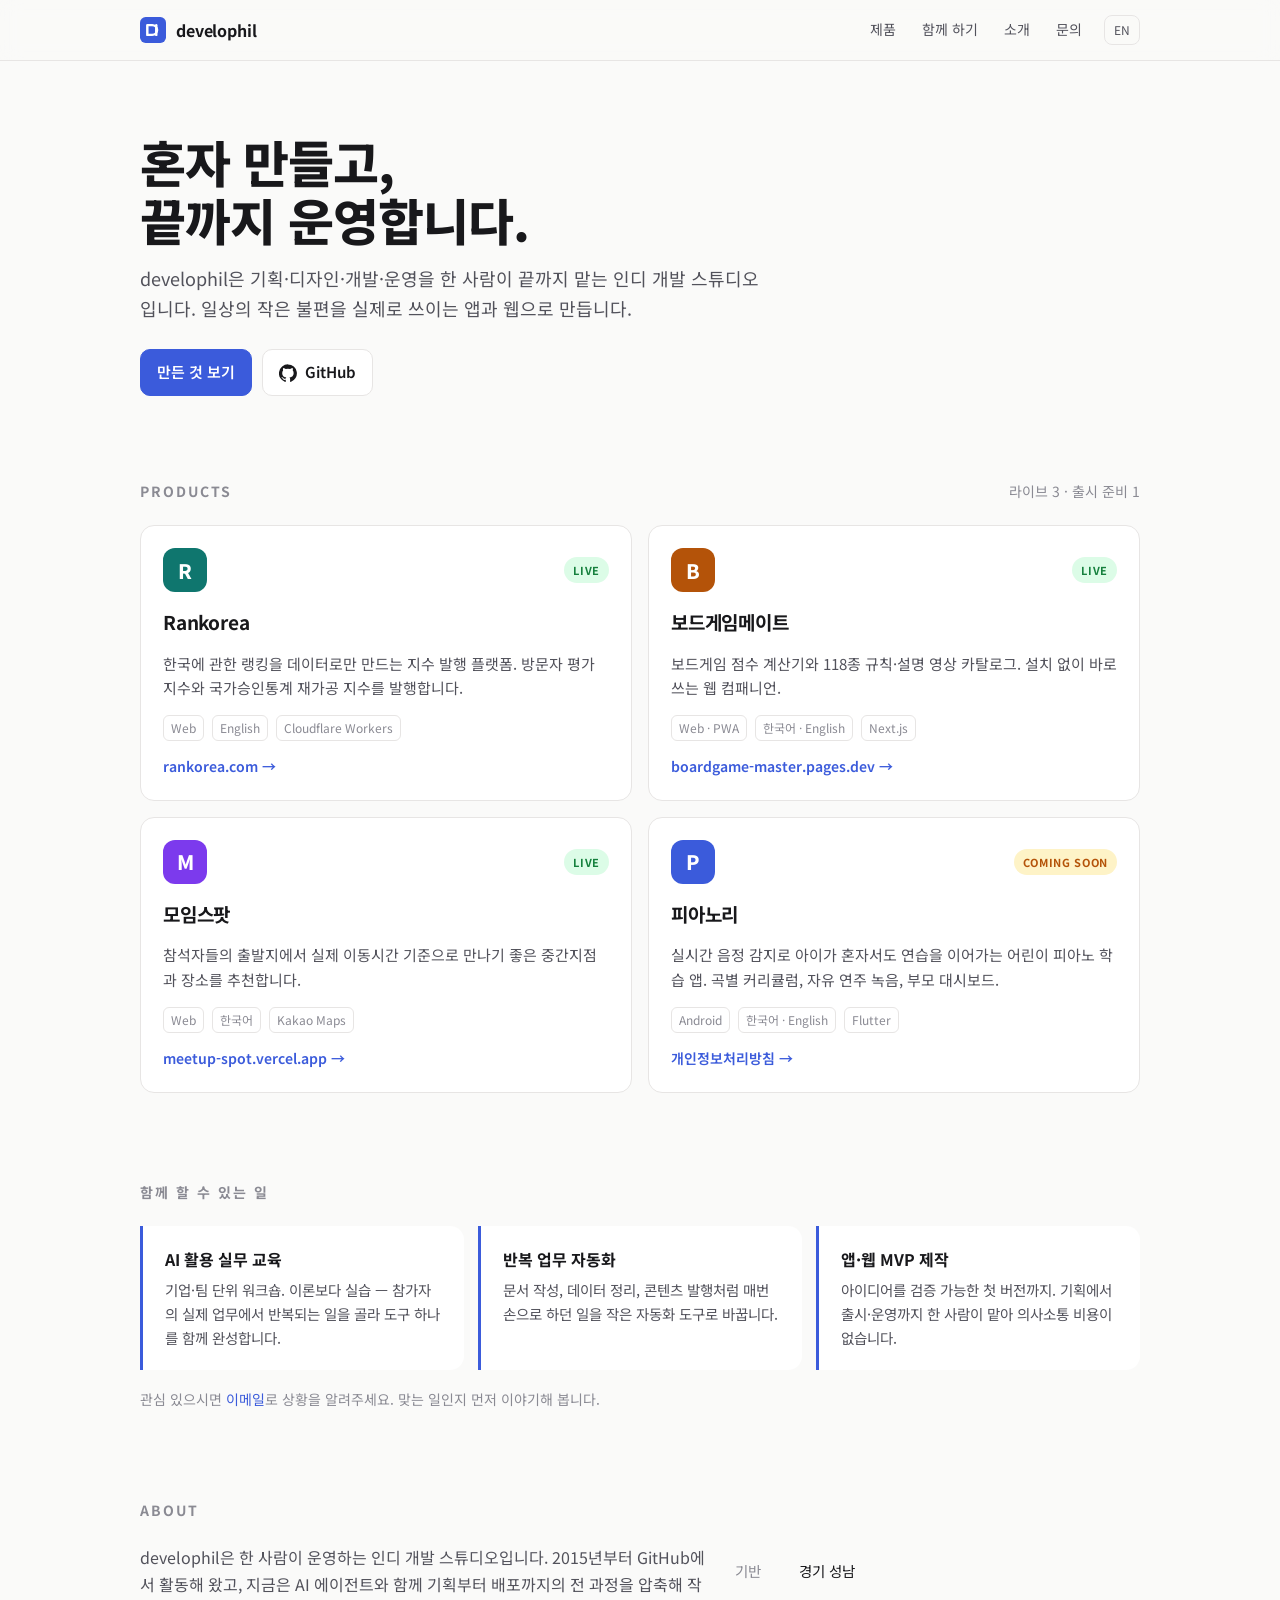
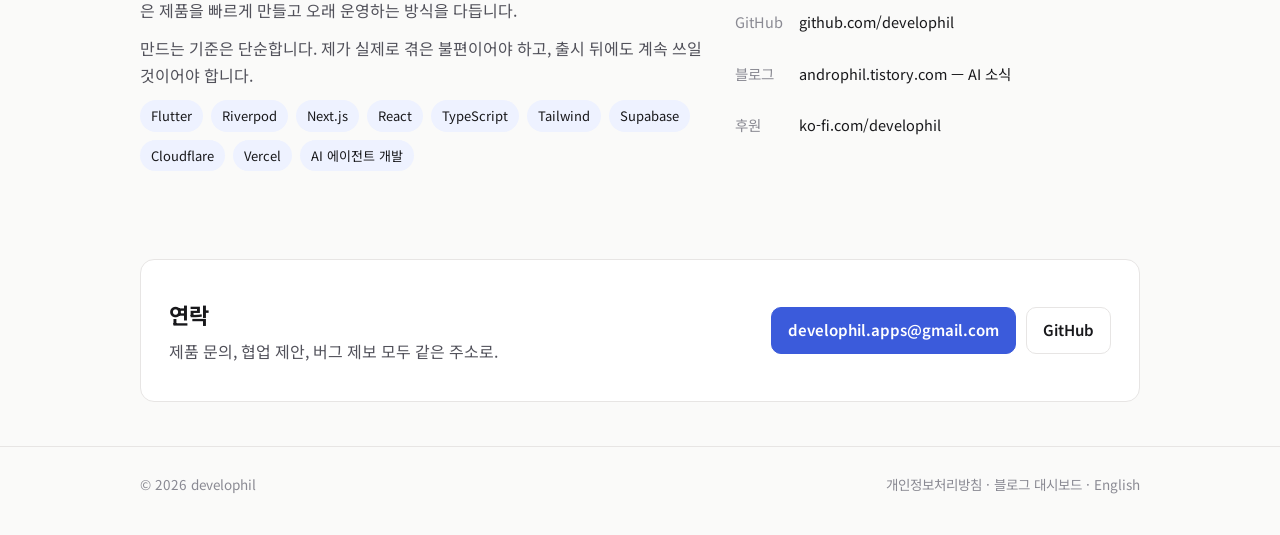
<file: index.html>
<!doctype html>
<html lang="ko">
<head>
<meta charset="utf-8">
<meta name="viewport" content="width=device-width,initial-scale=1">
<title>develophil — 혼자 만들고, 끝까지 운영합니다</title>
<meta name="description" content="develophil은 기획·디자인·개발·운영을 한 사람이 끝까지 맡는 인디 개발 스튜디오입니다. Rankorea, 보드게임메이트, 모임스팟, 피아노리를 만듭니다.">
<link rel="canonical" href="https://develophil.github.io/">
<link rel="alternate" hreflang="ko" href="https://develophil.github.io/">
<link rel="alternate" hreflang="en" href="https://develophil.github.io/en/">
<link rel="icon" href="/assets/favicon.svg" type="image/svg+xml">
<meta property="og:type" content="website">
<meta property="og:title" content="develophil — 혼자 만들고, 끝까지 운영합니다">
<meta property="og:description" content="인디 앱·웹 스튜디오. Rankorea · 보드게임메이트 · 모임스팟 · 피아노리">
<meta property="og:url" content="https://develophil.github.io/">
<meta property="og:image" content="https://develophil.github.io/assets/og.png">
<meta property="og:locale" content="ko_KR">
<meta name="twitter:card" content="summary_large_image">
<meta name="color-scheme" content="light dark">
<link rel="preconnect" href="https://fonts.googleapis.com">
<link href="https://fonts.googleapis.com/css2?family=Noto+Sans+KR:wght@400;600;800&display=swap" rel="stylesheet">
<link rel="stylesheet" href="/assets/style.css">
<script type="application/ld+json">
{"@context":"https://schema.org","@type":"Organization","name":"develophil","url":"https://develophil.github.io/",
 "logo":"https://develophil.github.io/assets/favicon.svg","email":"develophil.apps@gmail.com",
 "sameAs":["https://github.com/develophil","https://ko-fi.com/develophil","https://androphil.tistory.com"]}
</script>
</head>
<body>
<header class="top"><div class="wrap">
  <a class="brand" href="/" aria-label="develophil 홈">
    <svg viewBox="0 0 64 64" aria-hidden="true"><rect width="64" height="64" rx="14" fill="#3b5bdb"/><path d="M18 20h12a12 12 0 0 1 0 24H18z" fill="none" stroke="#fff" stroke-width="6" stroke-linejoin="round"/><path d="M40 44V20" stroke="#fff" stroke-width="6" stroke-linecap="round"/></svg>
    develophil
  </a>
  <nav class="nav" aria-label="주 메뉴">
    <a href="#products">제품</a><a href="#services">함께 하기</a><a href="#about">소개</a>
    <a class="mail" href="mailto:develophil.apps@gmail.com">문의</a>
    <a class="lang" href="/en/" hreflang="en" lang="en">EN</a>
  </nav>
</div></header>

<main>
<section class="hero"><div class="wrap">
  <h1>혼자 만들고,<br>끝까지 운영합니다.</h1>
  <p>develophil은 기획·디자인·개발·운영을 한 사람이 끝까지 맡는 인디 개발 스튜디오입니다. 일상의 작은 불편을 실제로 쓰이는 앱과 웹으로 만듭니다.</p>
  <div class="cta">
    <a class="btn primary" href="#products">만든 것 보기</a>
    <a class="btn" href="https://github.com/develophil" rel="me noopener" target="_blank">
      <svg viewBox="0 0 24 24" aria-hidden="true"><path fill="currentColor" d="M12 .5a12 12 0 0 0-3.8 23.4c.6.1.8-.3.8-.6v-2.2c-3.3.7-4-1.4-4-1.4-.6-1.4-1.4-1.8-1.4-1.8-1.1-.7.1-.7.1-.7 1.2.1 1.8 1.2 1.8 1.2 1.1 1.8 2.8 1.3 3.5 1 .1-.8.4-1.3.8-1.6-2.7-.3-5.5-1.3-5.5-5.9 0-1.3.5-2.4 1.2-3.2-.1-.3-.5-1.5.1-3.2 0 0 1-.3 3.3 1.2a11.5 11.5 0 0 1 6 0c2.3-1.5 3.3-1.2 3.3-1.2.6 1.7.2 2.9.1 3.2.8.8 1.2 1.9 1.2 3.2 0 4.6-2.8 5.6-5.5 5.9.4.4.8 1.1.8 2.2v3.3c0 .3.2.7.8.6A12 12 0 0 0 12 .5z"/></svg>
      GitHub
    </a>
  </div>
</div></section>

<section id="products"><div class="wrap">
  <div class="sec-head"><h2>Products</h2><p>라이브 3 · 출시 준비 1</p></div>
  <div class="grid">
    <a class="card" href="https://rankorea.com" target="_blank" rel="noopener">
      <div class="card-top"><div class="tile" style="background:#0f766e">R</div><span class="badge live">Live</span></div>
      <h3>Rankorea</h3>
      <p>한국에 관한 랭킹을 데이터로만 만드는 지수 발행 플랫폼. 방문자 평가 지수와 국가승인통계 재가공 지수를 발행합니다.</p>
      <div class="meta"><span>Web</span><span>English</span><span>Cloudflare Workers</span></div>
      <span class="go">rankorea.com →</span>
    </a>
    <a class="card" href="https://boardgame-master.pages.dev" target="_blank" rel="noopener">
      <div class="card-top"><div class="tile" style="background:#b45309">B</div><span class="badge live">Live</span></div>
      <h3>보드게임메이트</h3>
      <p>보드게임 점수 계산기와 118종 규칙·설명 영상 카탈로그. 설치 없이 바로 쓰는 웹 컴패니언.</p>
      <div class="meta"><span>Web · PWA</span><span>한국어 · English</span><span>Next.js</span></div>
      <span class="go">boardgame-master.pages.dev →</span>
    </a>
    <a class="card" href="https://meetup-spot.vercel.app" target="_blank" rel="noopener">
      <div class="card-top"><div class="tile" style="background:#7c3aed">M</div><span class="badge live">Live</span></div>
      <h3>모임스팟</h3>
      <p>참석자들의 출발지에서 실제 이동시간 기준으로 만나기 좋은 중간지점과 장소를 추천합니다.</p>
      <div class="meta"><span>Web</span><span>한국어</span><span>Kakao Maps</span></div>
      <span class="go">meetup-spot.vercel.app →</span>
    </a>
    <div class="card">
      <div class="card-top"><div class="tile" style="background:#3b5bdb">P</div><span class="badge soon">Coming soon</span></div>
      <h3>피아노리</h3>
      <p>실시간 음정 감지로 아이가 혼자서도 연습을 이어가는 어린이 피아노 학습 앱. 곡별 커리큘럼, 자유 연주 녹음, 부모 대시보드.</p>
      <div class="meta"><span>Android</span><span>한국어 · English</span><span>Flutter</span></div>
      <a class="go" href="/privacy/pianori/">개인정보처리방침 →</a>
    </div>
  </div>
</div></section>

<section id="services"><div class="wrap">
  <div class="sec-head"><h2>함께 할 수 있는 일</h2></div>
  <div class="svc">
    <div><h3>AI 활용 실무 교육</h3><p>기업·팀 단위 워크숍. 이론보다 실습 — 참가자의 실제 업무에서 반복되는 일을 골라 도구 하나를 함께 완성합니다.</p></div>
    <div><h3>반복 업무 자동화</h3><p>문서 작성, 데이터 정리, 콘텐츠 발행처럼 매번 손으로 하던 일을 작은 자동화 도구로 바꿉니다.</p></div>
    <div><h3>앱·웹 MVP 제작</h3><p>아이디어를 검증 가능한 첫 버전까지. 기획에서 출시·운영까지 한 사람이 맡아 의사소통 비용이 없습니다.</p></div>
  </div>
  <p class="note">관심 있으시면 <a href="mailto:develophil.apps@gmail.com" style="color:var(--accent)">이메일</a>로 상황을 알려주세요. 맞는 일인지 먼저 이야기해 봅니다.</p>
</div></section>

<section id="about"><div class="wrap">
  <div class="sec-head"><h2>About</h2></div>
  <div class="about">
    <div>
      <p>develophil은 한 사람이 운영하는 인디 개발 스튜디오입니다. 2015년부터 GitHub에서 활동해 왔고, 지금은 AI 에이전트와 함께 기획부터 배포까지의 전 과정을 압축해 작은 제품을 빠르게 만들고 오래 운영하는 방식을 다듭니다.</p>
      <p>만드는 기준은 단순합니다. 제가 실제로 겪은 불편이어야 하고, 출시 뒤에도 계속 쓰일 것이어야 합니다.</p>
      <div class="chips"><span>Flutter</span><span>Riverpod</span><span>Next.js</span><span>React</span><span>TypeScript</span><span>Tailwind</span><span>Supabase</span><span>Cloudflare</span><span>Vercel</span><span>AI 에이전트 개발</span></div>
    </div>
    <dl class="kv">
      <dt>기반</dt><dd>경기 성남</dd>
      <dt>GitHub</dt><dd><a href="https://github.com/develophil" target="_blank" rel="me noopener">github.com/develophil</a></dd>
      <dt>블로그</dt><dd><a href="https://androphil.tistory.com" target="_blank" rel="me noopener">androphil.tistory.com</a> — AI 소식</dd>
      <dt>후원</dt><dd><a href="https://ko-fi.com/develophil" target="_blank" rel="noopener">ko-fi.com/develophil</a></dd>
    </dl>
  </div>
</div></section>

<section id="contact"><div class="wrap">
  <div class="contact">
    <div><h2>연락</h2><p>제품 문의, 협업 제안, 버그 제보 모두 같은 주소로.</p></div>
    <div class="links">
      <a class="btn primary" href="mailto:develophil.apps@gmail.com">develophil.apps@gmail.com</a>
      <a class="btn" href="https://github.com/develophil" target="_blank" rel="noopener">GitHub</a>
    </div>
  </div>
</div></section>
</main>

<footer><div class="wrap">
  <span>© 2026 develophil</span>
  <span><a href="/privacy/pianori/">개인정보처리방침</a> · <a href="/blog/">블로그 대시보드</a> · <a href="/en/" hreflang="en">English</a></span>
</div></footer>
</body>
</html>
</file>
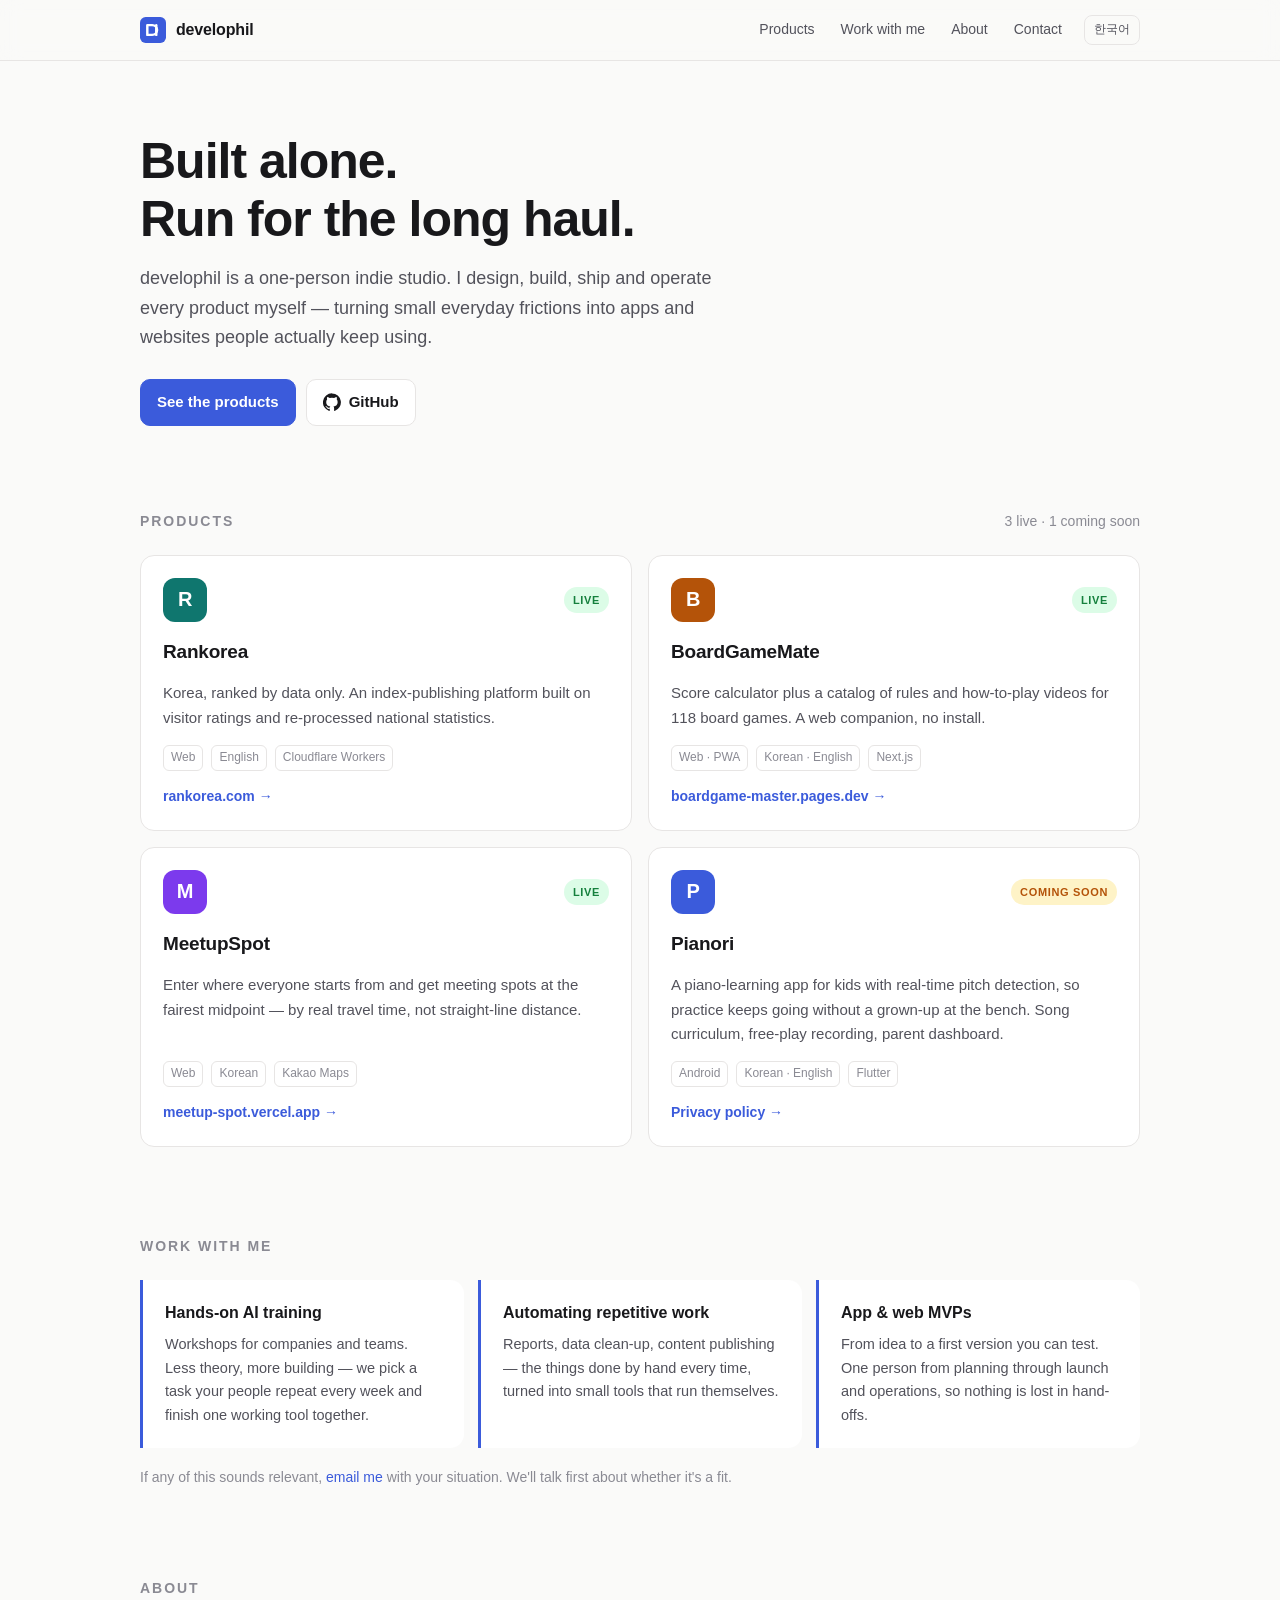
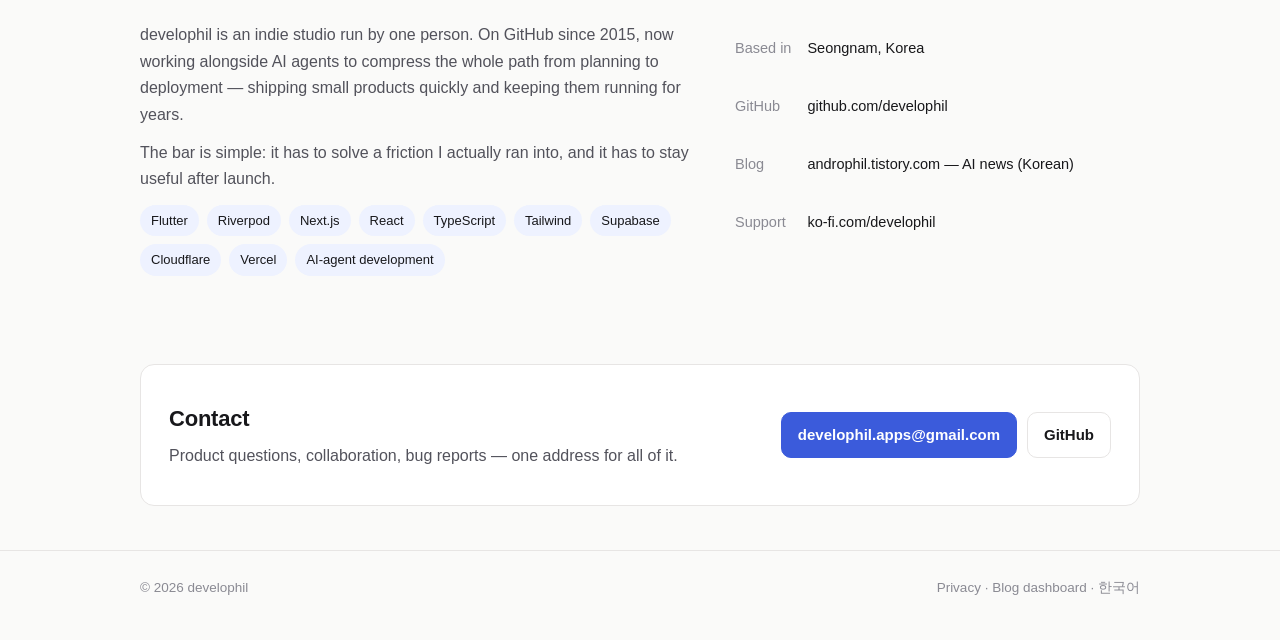
<file: en/index.html>
<!doctype html>
<html lang="en">
<head>
<meta charset="utf-8">
<meta name="viewport" content="width=device-width,initial-scale=1">
<title>develophil — Indie apps &amp; web, built and run end-to-end</title>
<meta name="description" content="develophil is a one-person indie studio that designs, builds, ships and runs its own products: Rankorea, BoardGameMate, MeetupSpot and Pianori.">
<link rel="canonical" href="https://develophil.github.io/en/">
<link rel="alternate" hreflang="ko" href="https://develophil.github.io/">
<link rel="alternate" hreflang="en" href="https://develophil.github.io/en/">
<link rel="icon" href="/assets/favicon.svg" type="image/svg+xml">
<meta property="og:type" content="website">
<meta property="og:title" content="develophil — Indie apps &amp; web, built and run end-to-end">
<meta property="og:description" content="One-person indie studio. Rankorea · BoardGameMate · MeetupSpot · Pianori">
<meta property="og:url" content="https://develophil.github.io/en/">
<meta property="og:image" content="https://develophil.github.io/assets/og.png">
<meta property="og:locale" content="en_US">
<meta name="twitter:card" content="summary_large_image">
<meta name="color-scheme" content="light dark">
<link rel="stylesheet" href="/assets/style.css">
<script type="application/ld+json">
{"@context":"https://schema.org","@type":"Organization","name":"develophil","url":"https://develophil.github.io/",
 "logo":"https://develophil.github.io/assets/favicon.svg","email":"develophil.apps@gmail.com",
 "sameAs":["https://github.com/develophil","https://ko-fi.com/develophil","https://androphil.tistory.com"]}
</script>
</head>
<body>
<header class="top"><div class="wrap">
  <a class="brand" href="/en/" aria-label="develophil home">
    <svg viewBox="0 0 64 64" aria-hidden="true"><rect width="64" height="64" rx="14" fill="#3b5bdb"/><path d="M18 20h12a12 12 0 0 1 0 24H18z" fill="none" stroke="#fff" stroke-width="6" stroke-linejoin="round"/><path d="M40 44V20" stroke="#fff" stroke-width="6" stroke-linecap="round"/></svg>
    develophil
  </a>
  <nav class="nav" aria-label="Main">
    <a href="#products">Products</a><a href="#services">Work with me</a><a href="#about">About</a>
    <a class="mail" href="mailto:develophil.apps@gmail.com">Contact</a>
    <a class="lang" href="/" hreflang="ko" lang="ko">한국어</a>
  </nav>
</div></header>

<main>
<section class="hero"><div class="wrap">
  <h1>Built alone.<br>Run for the long haul.</h1>
  <p>develophil is a one-person indie studio. I design, build, ship and operate every product myself — turning small everyday frictions into apps and websites people actually keep using.</p>
  <div class="cta">
    <a class="btn primary" href="#products">See the products</a>
    <a class="btn" href="https://github.com/develophil" rel="me noopener" target="_blank">
      <svg viewBox="0 0 24 24" aria-hidden="true"><path fill="currentColor" d="M12 .5a12 12 0 0 0-3.8 23.4c.6.1.8-.3.8-.6v-2.2c-3.3.7-4-1.4-4-1.4-.6-1.4-1.4-1.8-1.4-1.8-1.1-.7.1-.7.1-.7 1.2.1 1.8 1.2 1.8 1.2 1.1 1.8 2.8 1.3 3.5 1 .1-.8.4-1.3.8-1.6-2.7-.3-5.5-1.3-5.5-5.9 0-1.3.5-2.4 1.2-3.2-.1-.3-.5-1.5.1-3.2 0 0 1-.3 3.3 1.2a11.5 11.5 0 0 1 6 0c2.3-1.5 3.3-1.2 3.3-1.2.6 1.7.2 2.9.1 3.2.8.8 1.2 1.9 1.2 3.2 0 4.6-2.8 5.6-5.5 5.9.4.4.8 1.1.8 2.2v3.3c0 .3.2.7.8.6A12 12 0 0 0 12 .5z"/></svg>
      GitHub
    </a>
  </div>
</div></section>

<section id="products"><div class="wrap">
  <div class="sec-head"><h2>Products</h2><p>3 live · 1 coming soon</p></div>
  <div class="grid">
    <a class="card" href="https://rankorea.com" target="_blank" rel="noopener">
      <div class="card-top"><div class="tile" style="background:#0f766e">R</div><span class="badge live">Live</span></div>
      <h3>Rankorea</h3>
      <p>Korea, ranked by data only. An index-publishing platform built on visitor ratings and re-processed national statistics.</p>
      <div class="meta"><span>Web</span><span>English</span><span>Cloudflare Workers</span></div>
      <span class="go">rankorea.com →</span>
    </a>
    <a class="card" href="https://boardgame-master.pages.dev/en/" target="_blank" rel="noopener">
      <div class="card-top"><div class="tile" style="background:#b45309">B</div><span class="badge live">Live</span></div>
      <h3>BoardGameMate</h3>
      <p>Score calculator plus a catalog of rules and how-to-play videos for 118 board games. A web companion, no install.</p>
      <div class="meta"><span>Web · PWA</span><span>Korean · English</span><span>Next.js</span></div>
      <span class="go">boardgame-master.pages.dev →</span>
    </a>
    <a class="card" href="https://meetup-spot.vercel.app" target="_blank" rel="noopener">
      <div class="card-top"><div class="tile" style="background:#7c3aed">M</div><span class="badge live">Live</span></div>
      <h3>MeetupSpot</h3>
      <p>Enter where everyone starts from and get meeting spots at the fairest midpoint — by real travel time, not straight-line distance.</p>
      <div class="meta"><span>Web</span><span>Korean</span><span>Kakao Maps</span></div>
      <span class="go">meetup-spot.vercel.app →</span>
    </a>
    <div class="card">
      <div class="card-top"><div class="tile" style="background:#3b5bdb">P</div><span class="badge soon">Coming soon</span></div>
      <h3>Pianori</h3>
      <p>A piano-learning app for kids with real-time pitch detection, so practice keeps going without a grown-up at the bench. Song curriculum, free-play recording, parent dashboard.</p>
      <div class="meta"><span>Android</span><span>Korean · English</span><span>Flutter</span></div>
      <a class="go" href="/privacy/pianori/">Privacy policy →</a>
    </div>
  </div>
</div></section>

<section id="services"><div class="wrap">
  <div class="sec-head"><h2>Work with me</h2></div>
  <div class="svc">
    <div><h3>Hands-on AI training</h3><p>Workshops for companies and teams. Less theory, more building — we pick a task your people repeat every week and finish one working tool together.</p></div>
    <div><h3>Automating repetitive work</h3><p>Reports, data clean-up, content publishing — the things done by hand every time, turned into small tools that run themselves.</p></div>
    <div><h3>App &amp; web MVPs</h3><p>From idea to a first version you can test. One person from planning through launch and operations, so nothing is lost in hand-offs.</p></div>
  </div>
  <p class="note">If any of this sounds relevant, <a href="mailto:develophil.apps@gmail.com" style="color:var(--accent)">email me</a> with your situation. We'll talk first about whether it's a fit.</p>
</div></section>

<section id="about"><div class="wrap">
  <div class="sec-head"><h2>About</h2></div>
  <div class="about">
    <div>
      <p>develophil is an indie studio run by one person. On GitHub since 2015, now working alongside AI agents to compress the whole path from planning to deployment — shipping small products quickly and keeping them running for years.</p>
      <p>The bar is simple: it has to solve a friction I actually ran into, and it has to stay useful after launch.</p>
      <div class="chips"><span>Flutter</span><span>Riverpod</span><span>Next.js</span><span>React</span><span>TypeScript</span><span>Tailwind</span><span>Supabase</span><span>Cloudflare</span><span>Vercel</span><span>AI-agent development</span></div>
    </div>
    <dl class="kv">
      <dt>Based in</dt><dd>Seongnam, Korea</dd>
      <dt>GitHub</dt><dd><a href="https://github.com/develophil" target="_blank" rel="me noopener">github.com/develophil</a></dd>
      <dt>Blog</dt><dd><a href="https://androphil.tistory.com" target="_blank" rel="me noopener">androphil.tistory.com</a> — AI news (Korean)</dd>
      <dt>Support</dt><dd><a href="https://ko-fi.com/develophil" target="_blank" rel="noopener">ko-fi.com/develophil</a></dd>
    </dl>
  </div>
</div></section>

<section id="contact"><div class="wrap">
  <div class="contact">
    <div><h2>Contact</h2><p>Product questions, collaboration, bug reports — one address for all of it.</p></div>
    <div class="links">
      <a class="btn primary" href="mailto:develophil.apps@gmail.com">develophil.apps@gmail.com</a>
      <a class="btn" href="https://github.com/develophil" target="_blank" rel="noopener">GitHub</a>
    </div>
  </div>
</div></section>
</main>

<footer><div class="wrap">
  <span>© 2026 develophil</span>
  <span><a href="/privacy/pianori/">Privacy</a> · <a href="/blog/">Blog dashboard</a> · <a href="/" hreflang="ko">한국어</a></span>
</div></footer>
</body>
</html>
</file>
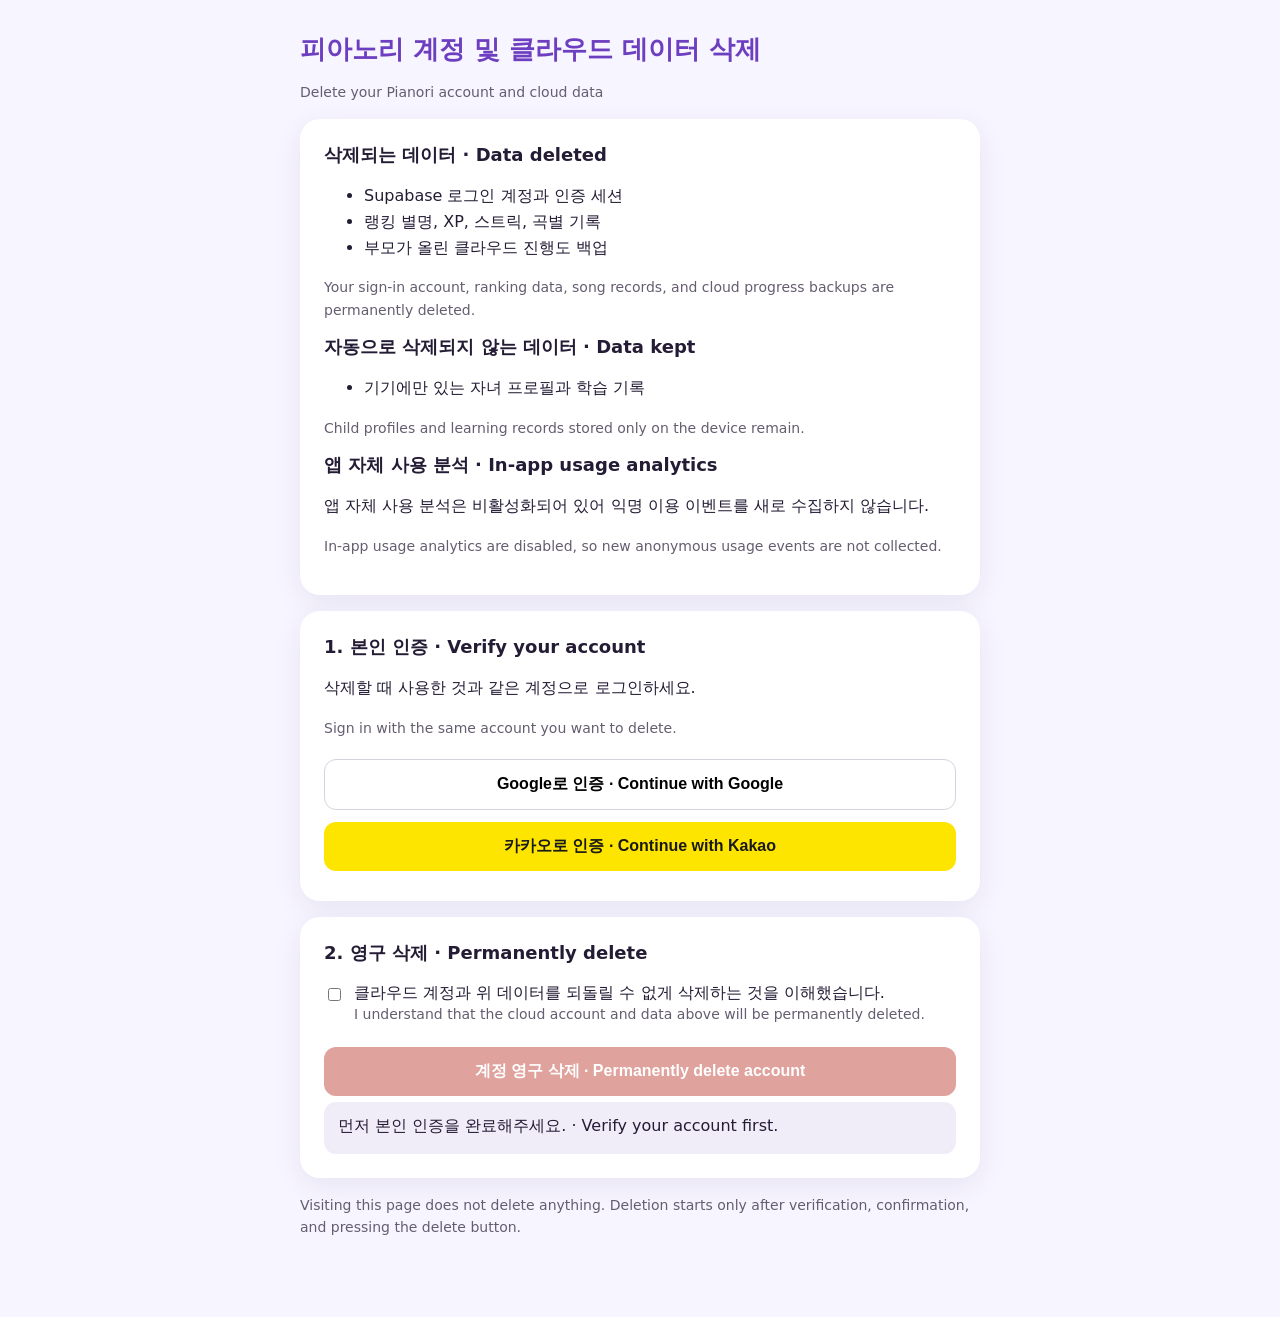
<file: account-deletion/pianori/index.html>
<!doctype html>
<html lang="ko">
<head>
  <meta charset="utf-8">
  <meta name="viewport" content="width=device-width,initial-scale=1">
  <title>피아노리 계정 삭제 · Pianori account deletion</title>
  <meta http-equiv="Content-Security-Policy" content="default-src 'none'; script-src 'self'; style-src 'self'; connect-src https://thoblvgpiodvdyqfribv.supabase.co; base-uri 'none'; form-action 'none'">
  <meta name="referrer" content="no-referrer">
  <link rel="stylesheet" href="account-deletion.css">
</head>
<body><main class="wrap">
  <h1>피아노리 계정 및 클라우드 데이터 삭제</h1>
  <p class="en">Delete your Pianori account and cloud data</p>
  <section class="card">
    <h2>삭제되는 데이터 · Data deleted</h2>
    <ul>
      <li>Supabase 로그인 계정과 인증 세션</li>
      <li>랭킹 별명, XP, 스트릭, 곡별 기록</li>
      <li>부모가 올린 클라우드 진행도 백업</li>
    </ul>
    <p class="en">Your sign-in account, ranking data, song records, and cloud progress backups are permanently deleted.</p>
    <h2>자동으로 삭제되지 않는 데이터 · Data kept</h2>
    <ul>
      <li>기기에만 있는 자녀 프로필과 학습 기록</li>
    </ul>
    <p class="en">Child profiles and learning records stored only on the device remain.</p>
    <h2>앱 자체 사용 분석 · In-app usage analytics</h2>
    <p>앱 자체 사용 분석은 비활성화되어 있어 익명 이용 이벤트를 새로 수집하지 않습니다.</p>
    <p class="en">In-app usage analytics are disabled, so new anonymous usage events are not collected.</p>
  </section>
  <section class="card" id="auth-card">
    <h2>1. 본인 인증 · Verify your account</h2>
    <p>삭제할 때 사용한 것과 같은 계정으로 로그인하세요.</p>
    <p class="en">Sign in with the same account you want to delete.</p>
    <button class="google" id="google">Google로 인증 · Continue with Google</button>
    <button class="kakao" id="kakao">카카오로 인증 · Continue with Kakao</button>
    <button class="muted hidden" id="logout">다른 계정으로 인증 · Use another account</button>
  </section>
  <section class="card">
    <h2>2. 영구 삭제 · Permanently delete</h2>
    <label class="check"><input type="checkbox" id="confirm"><span>클라우드 계정과 위 데이터를 되돌릴 수 없게 삭제하는 것을 이해했습니다.<br><span class="en">I understand that the cloud account and data above will be permanently deleted.</span></span></label>
    <button class="danger" id="delete" disabled>계정 영구 삭제 · Permanently delete account</button>
    <div class="status" id="status" role="status">먼저 본인 인증을 완료해주세요. · Verify your account first.</div>
  </section>
  <p class="en">Visiting this page does not delete anything. Deletion starts only after verification, confirmation, and pressing the delete button.</p>
</main>
<script src="account-deletion.js" defer></script></body></html>
</file>
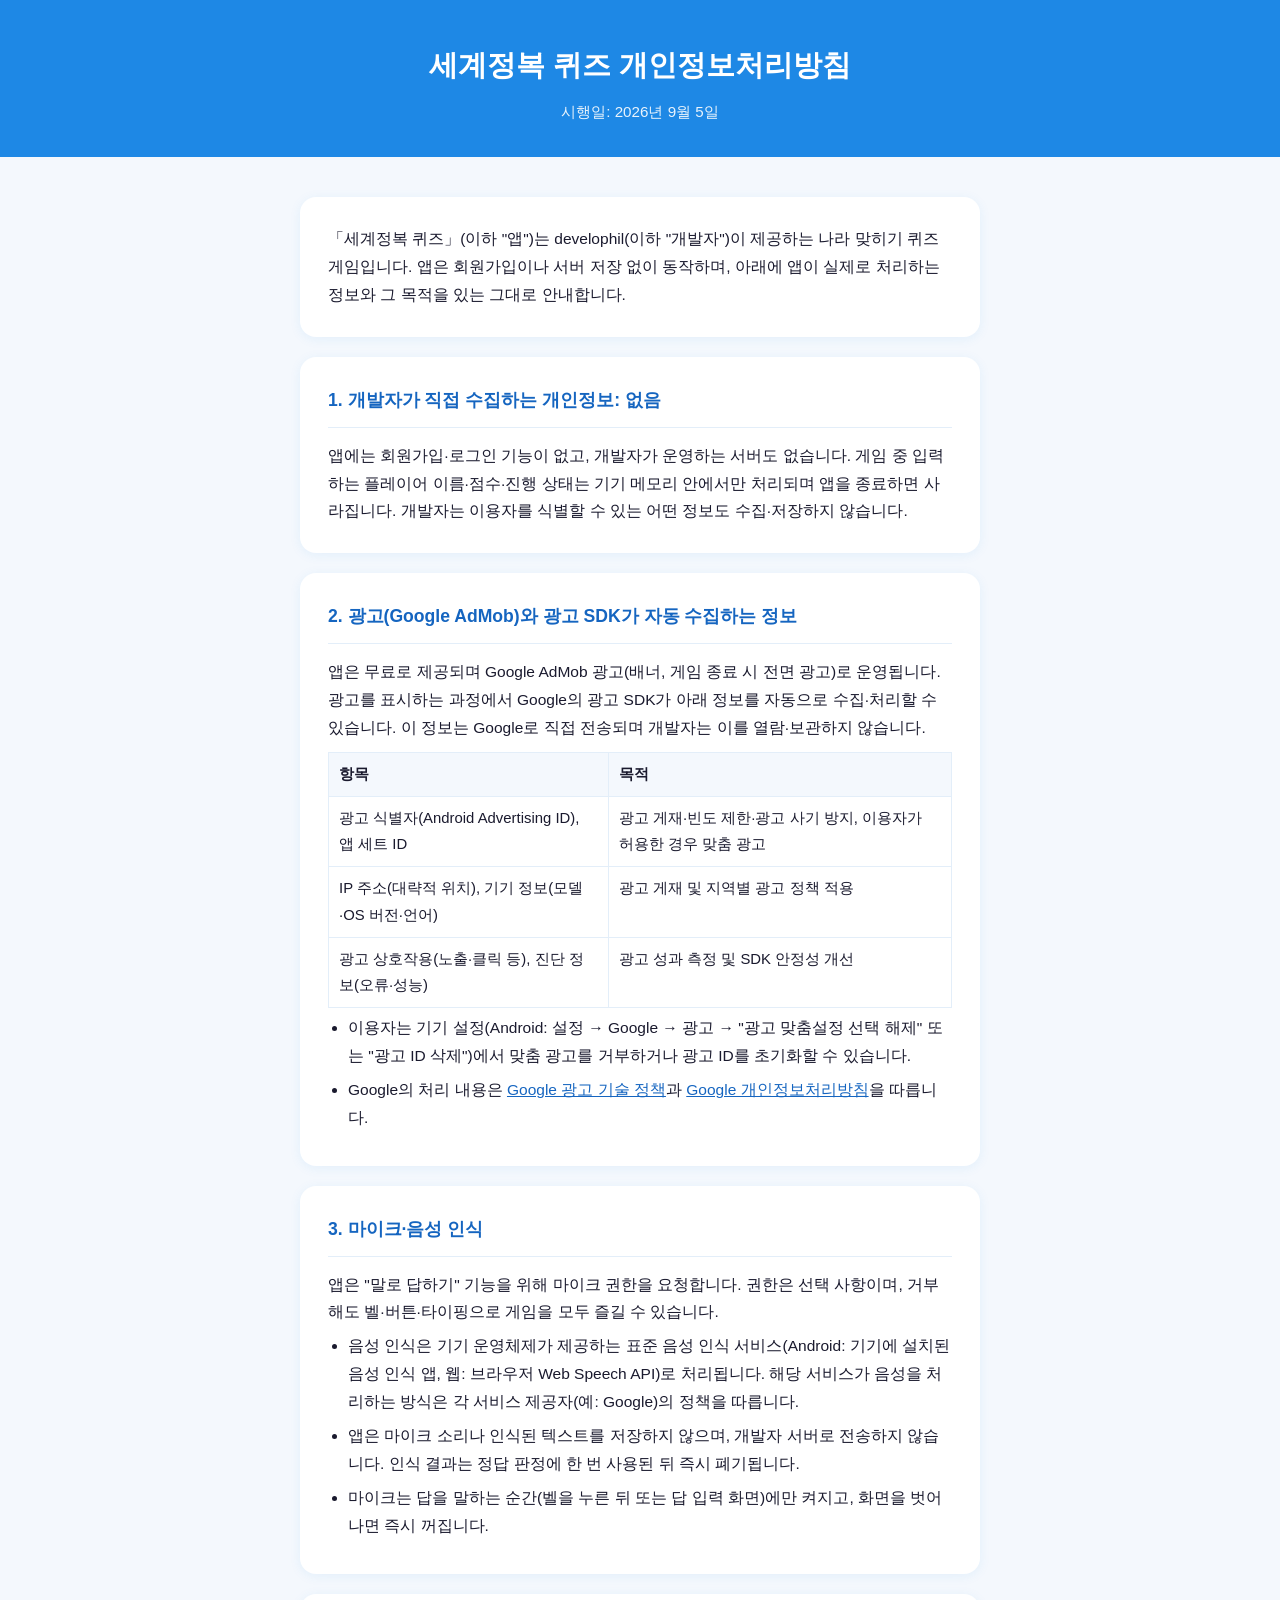
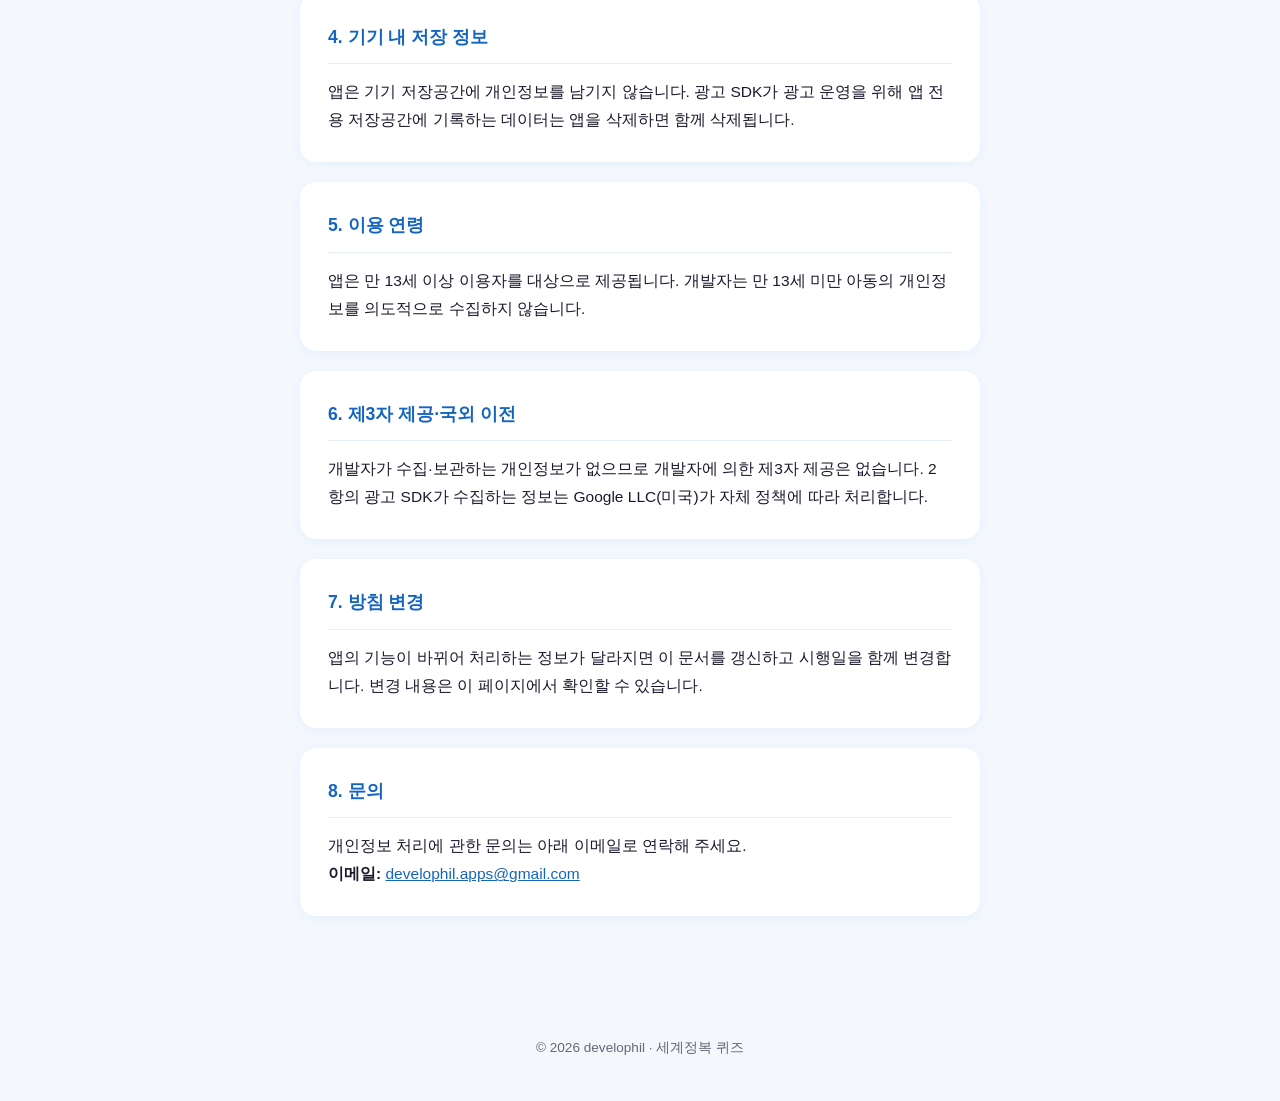
<file: privacy/nara-quiz/index.html>
<!DOCTYPE html>
<html lang="ko">
<head>
  <meta charset="UTF-8" />
  <meta name="viewport" content="width=device-width, initial-scale=1.0" />
  <title>세계정복 퀴즈 개인정보처리방침</title>
  <style>
    * { box-sizing: border-box; margin: 0; padding: 0; }
    body { font-family: -apple-system, BlinkMacSystemFont, 'Apple SD Gothic Neo', 'Noto Sans KR', sans-serif;
           background: #f4f8fd; color: #1a1a2e; line-height: 1.8; }
    header { background: #1e88e5; color: #fff; padding: 40px 24px 32px; text-align: center; }
    header h1 { font-size: 1.8rem; margin-bottom: 6px; }
    header p { font-size: 0.95rem; opacity: 0.9; }
    main { max-width: 720px; margin: 40px auto; padding: 0 20px 60px; }
    section { background: #fff; border-radius: 16px; padding: 28px; margin-bottom: 20px;
              box-shadow: 0 2px 12px rgba(30,136,229,0.08); }
    h2 { font-size: 1.1rem; color: #1565c0; margin-bottom: 14px; padding-bottom: 10px; border-bottom: 1px solid #e3eef9; }
    p, li { font-size: 0.97rem; }
    ul { padding-left: 20px; margin-top: 6px; }
    li { margin-bottom: 6px; }
    a { color: #1565c0; }
    table { width: 100%; border-collapse: collapse; margin-top: 10px; font-size: 0.93rem; }
    th, td { border: 1px solid #e3eef9; padding: 8px 10px; text-align: left; vertical-align: top; }
    th { background: #f4f8fd; }
    footer { text-align: center; color: #667; font-size: 0.85rem; padding-bottom: 40px; }
  </style>
</head>
<body>
<header>
  <h1>세계정복 퀴즈 개인정보처리방침</h1>
  <p>시행일: 2026년 9월 5일</p>
</header>
<main>
  <section>
    <p>「세계정복 퀴즈」(이하 "앱")는 develophil(이하 "개발자")이 제공하는 나라 맞히기 퀴즈 게임입니다.
       앱은 회원가입이나 서버 저장 없이 동작하며, 아래에 앱이 실제로 처리하는 정보와 그 목적을 있는 그대로 안내합니다.</p>
  </section>

  <section>
    <h2>1. 개발자가 직접 수집하는 개인정보: 없음</h2>
    <p>앱에는 회원가입·로그인 기능이 없고, 개발자가 운영하는 서버도 없습니다.
       게임 중 입력하는 플레이어 이름·점수·진행 상태는 기기 메모리 안에서만 처리되며 앱을 종료하면 사라집니다.
       개발자는 이용자를 식별할 수 있는 어떤 정보도 수집·저장하지 않습니다.</p>
  </section>

  <section>
    <h2>2. 광고(Google AdMob)와 광고 SDK가 자동 수집하는 정보</h2>
    <p>앱은 무료로 제공되며 Google AdMob 광고(배너, 게임 종료 시 전면 광고)로 운영됩니다.
       광고를 표시하는 과정에서 Google의 광고 SDK가 아래 정보를 자동으로 수집·처리할 수 있습니다.
       이 정보는 Google로 직접 전송되며 개발자는 이를 열람·보관하지 않습니다.</p>
    <table>
      <tr><th>항목</th><th>목적</th></tr>
      <tr><td>광고 식별자(Android Advertising ID), 앱 세트 ID</td><td>광고 게재·빈도 제한·광고 사기 방지, 이용자가 허용한 경우 맞춤 광고</td></tr>
      <tr><td>IP 주소(대략적 위치), 기기 정보(모델·OS 버전·언어)</td><td>광고 게재 및 지역별 광고 정책 적용</td></tr>
      <tr><td>광고 상호작용(노출·클릭 등), 진단 정보(오류·성능)</td><td>광고 성과 측정 및 SDK 안정성 개선</td></tr>
    </table>
    <ul>
      <li>이용자는 기기 설정(Android: 설정 → Google → 광고 → "광고 맞춤설정 선택 해제" 또는 "광고 ID 삭제")에서
          맞춤 광고를 거부하거나 광고 ID를 초기화할 수 있습니다.</li>
      <li>Google의 처리 내용은 <a href="https://policies.google.com/technologies/ads" target="_blank" rel="noopener">Google 광고 기술 정책</a>과
          <a href="https://policies.google.com/privacy" target="_blank" rel="noopener">Google 개인정보처리방침</a>을 따릅니다.</li>
    </ul>
  </section>

  <section>
    <h2>3. 마이크·음성 인식</h2>
    <p>앱은 "말로 답하기" 기능을 위해 마이크 권한을 요청합니다. 권한은 선택 사항이며, 거부해도 벨·버튼·타이핑으로 게임을 모두 즐길 수 있습니다.</p>
    <ul>
      <li>음성 인식은 기기 운영체제가 제공하는 표준 음성 인식 서비스(Android: 기기에 설치된 음성 인식 앱, 웹: 브라우저 Web Speech API)로 처리됩니다.
          해당 서비스가 음성을 처리하는 방식은 각 서비스 제공자(예: Google)의 정책을 따릅니다.</li>
      <li>앱은 마이크 소리나 인식된 텍스트를 저장하지 않으며, 개발자 서버로 전송하지 않습니다. 인식 결과는 정답 판정에 한 번 사용된 뒤 즉시 폐기됩니다.</li>
      <li>마이크는 답을 말하는 순간(벨을 누른 뒤 또는 답 입력 화면)에만 켜지고, 화면을 벗어나면 즉시 꺼집니다.</li>
    </ul>
  </section>

  <section>
    <h2>4. 기기 내 저장 정보</h2>
    <p>앱은 기기 저장공간에 개인정보를 남기지 않습니다. 광고 SDK가 광고 운영을 위해 앱 전용 저장공간에 기록하는 데이터는 앱을 삭제하면 함께 삭제됩니다.</p>
  </section>

  <section>
    <h2>5. 이용 연령</h2>
    <p>앱은 만 13세 이상 이용자를 대상으로 제공됩니다. 개발자는 만 13세 미만 아동의 개인정보를 의도적으로 수집하지 않습니다.</p>
  </section>

  <section>
    <h2>6. 제3자 제공·국외 이전</h2>
    <p>개발자가 수집·보관하는 개인정보가 없으므로 개발자에 의한 제3자 제공은 없습니다.
       2항의 광고 SDK가 수집하는 정보는 Google LLC(미국)가 자체 정책에 따라 처리합니다.</p>
  </section>

  <section>
    <h2>7. 방침 변경</h2>
    <p>앱의 기능이 바뀌어 처리하는 정보가 달라지면 이 문서를 갱신하고 시행일을 함께 변경합니다. 변경 내용은 이 페이지에서 확인할 수 있습니다.</p>
  </section>

  <section>
    <h2>8. 문의</h2>
    <p>개인정보 처리에 관한 문의는 아래 이메일로 연락해 주세요.</p>
    <p><strong>이메일:</strong> <a href="mailto:develophil.apps@gmail.com">develophil.apps@gmail.com</a></p>
  </section>
</main>
<footer>© 2026 develophil · 세계정복 퀴즈</footer>
</body>
</html>
</file>
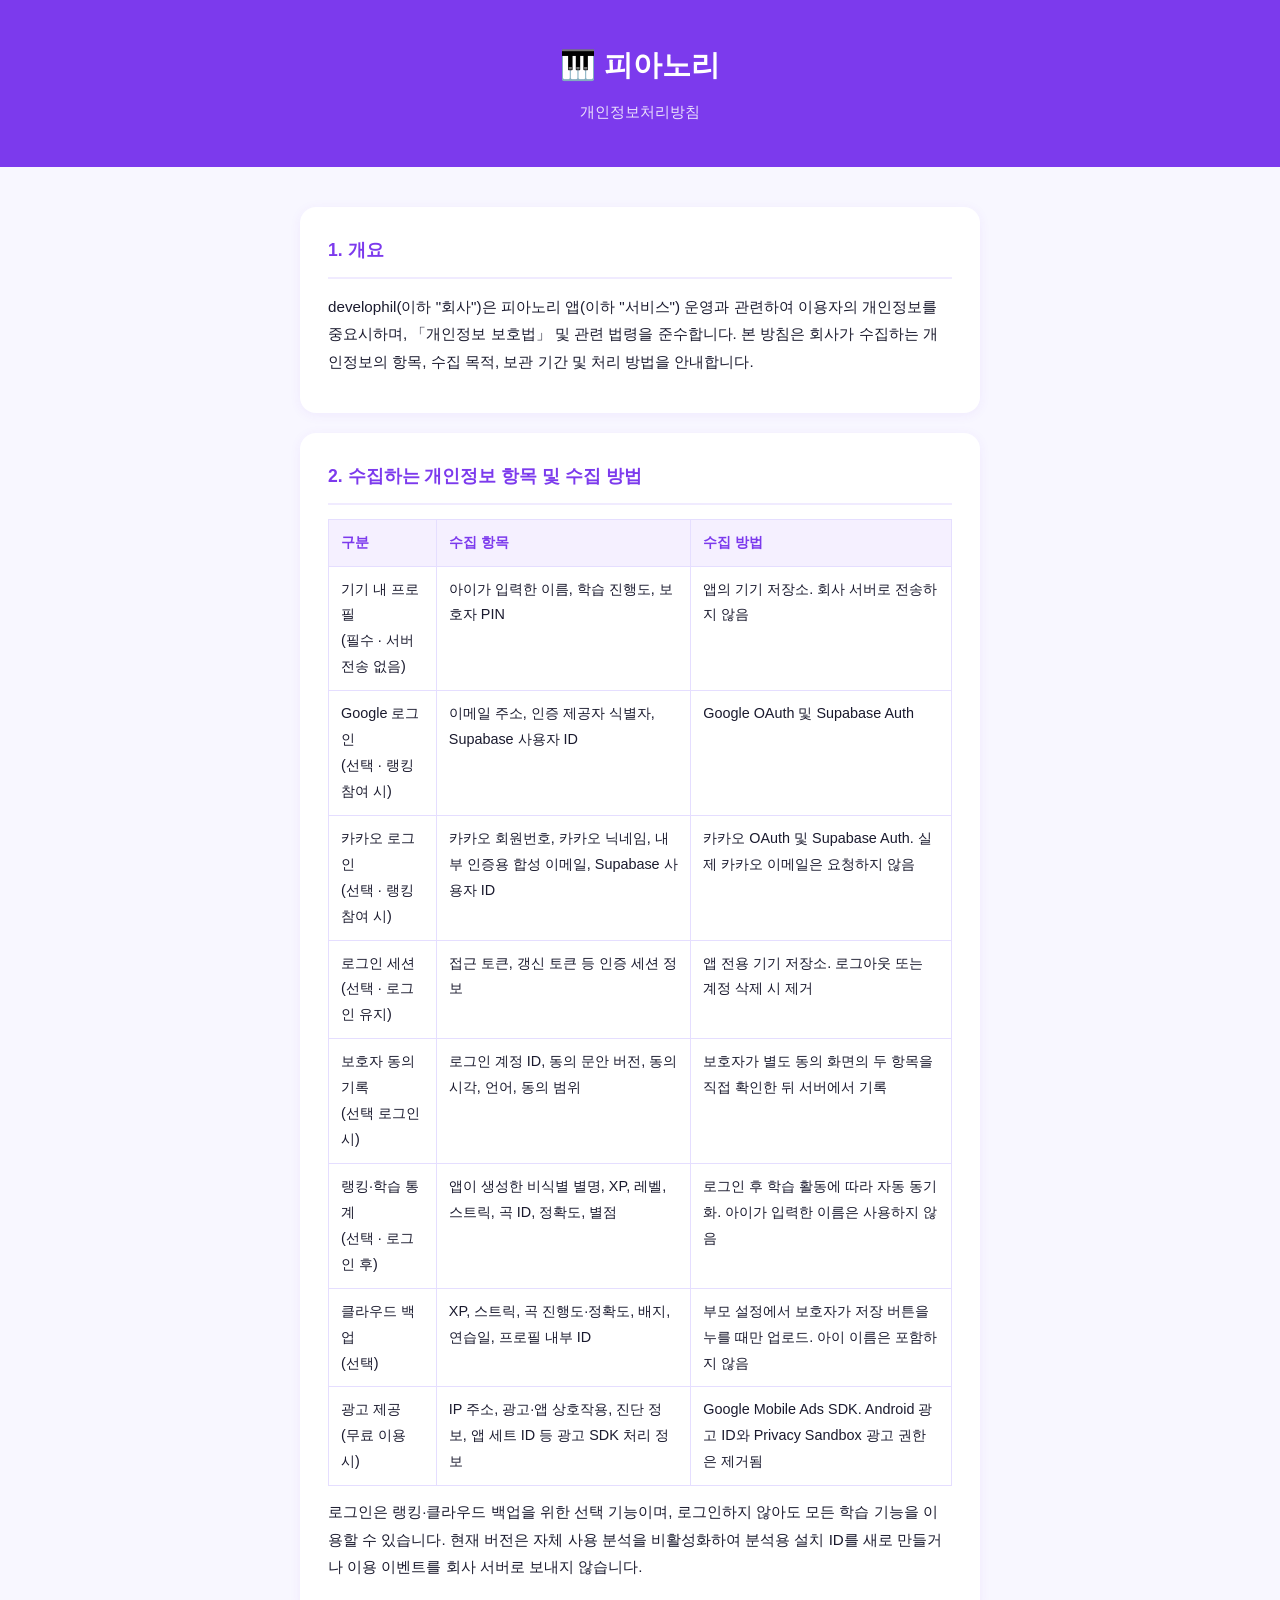
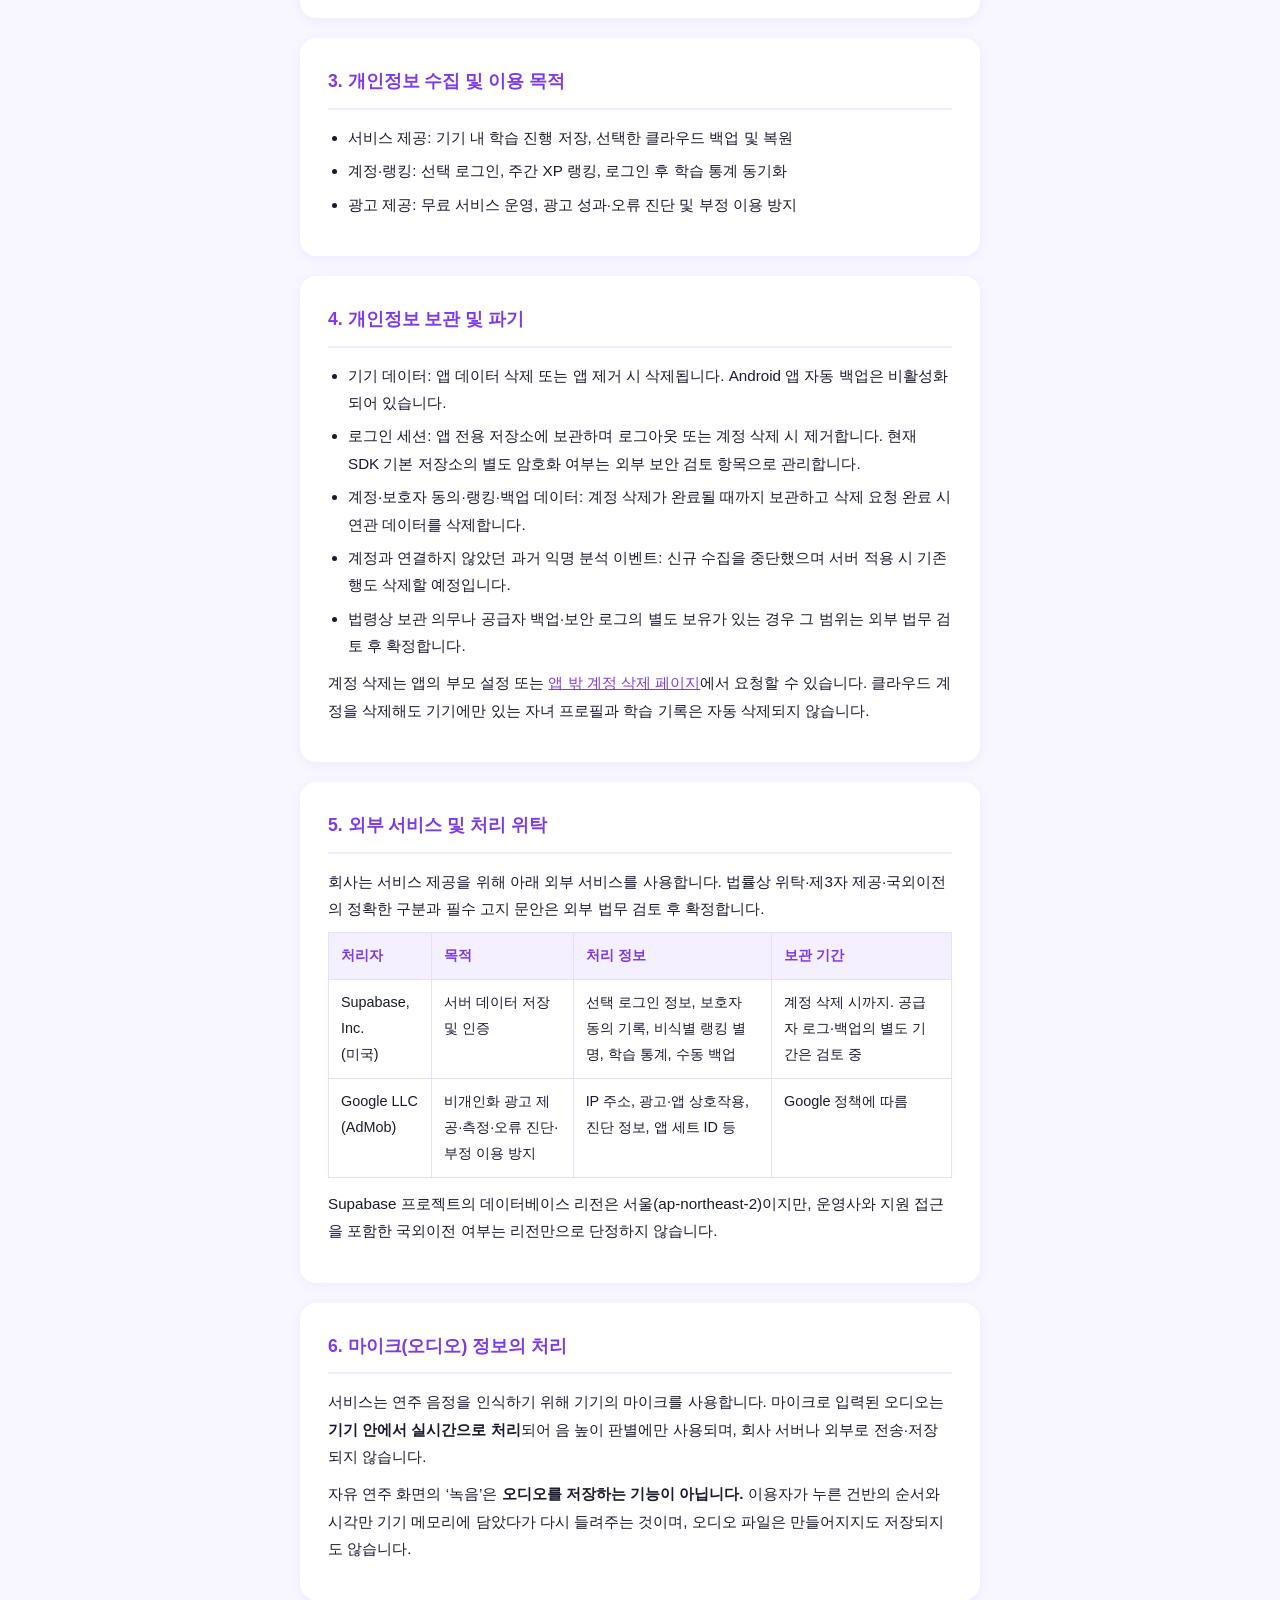
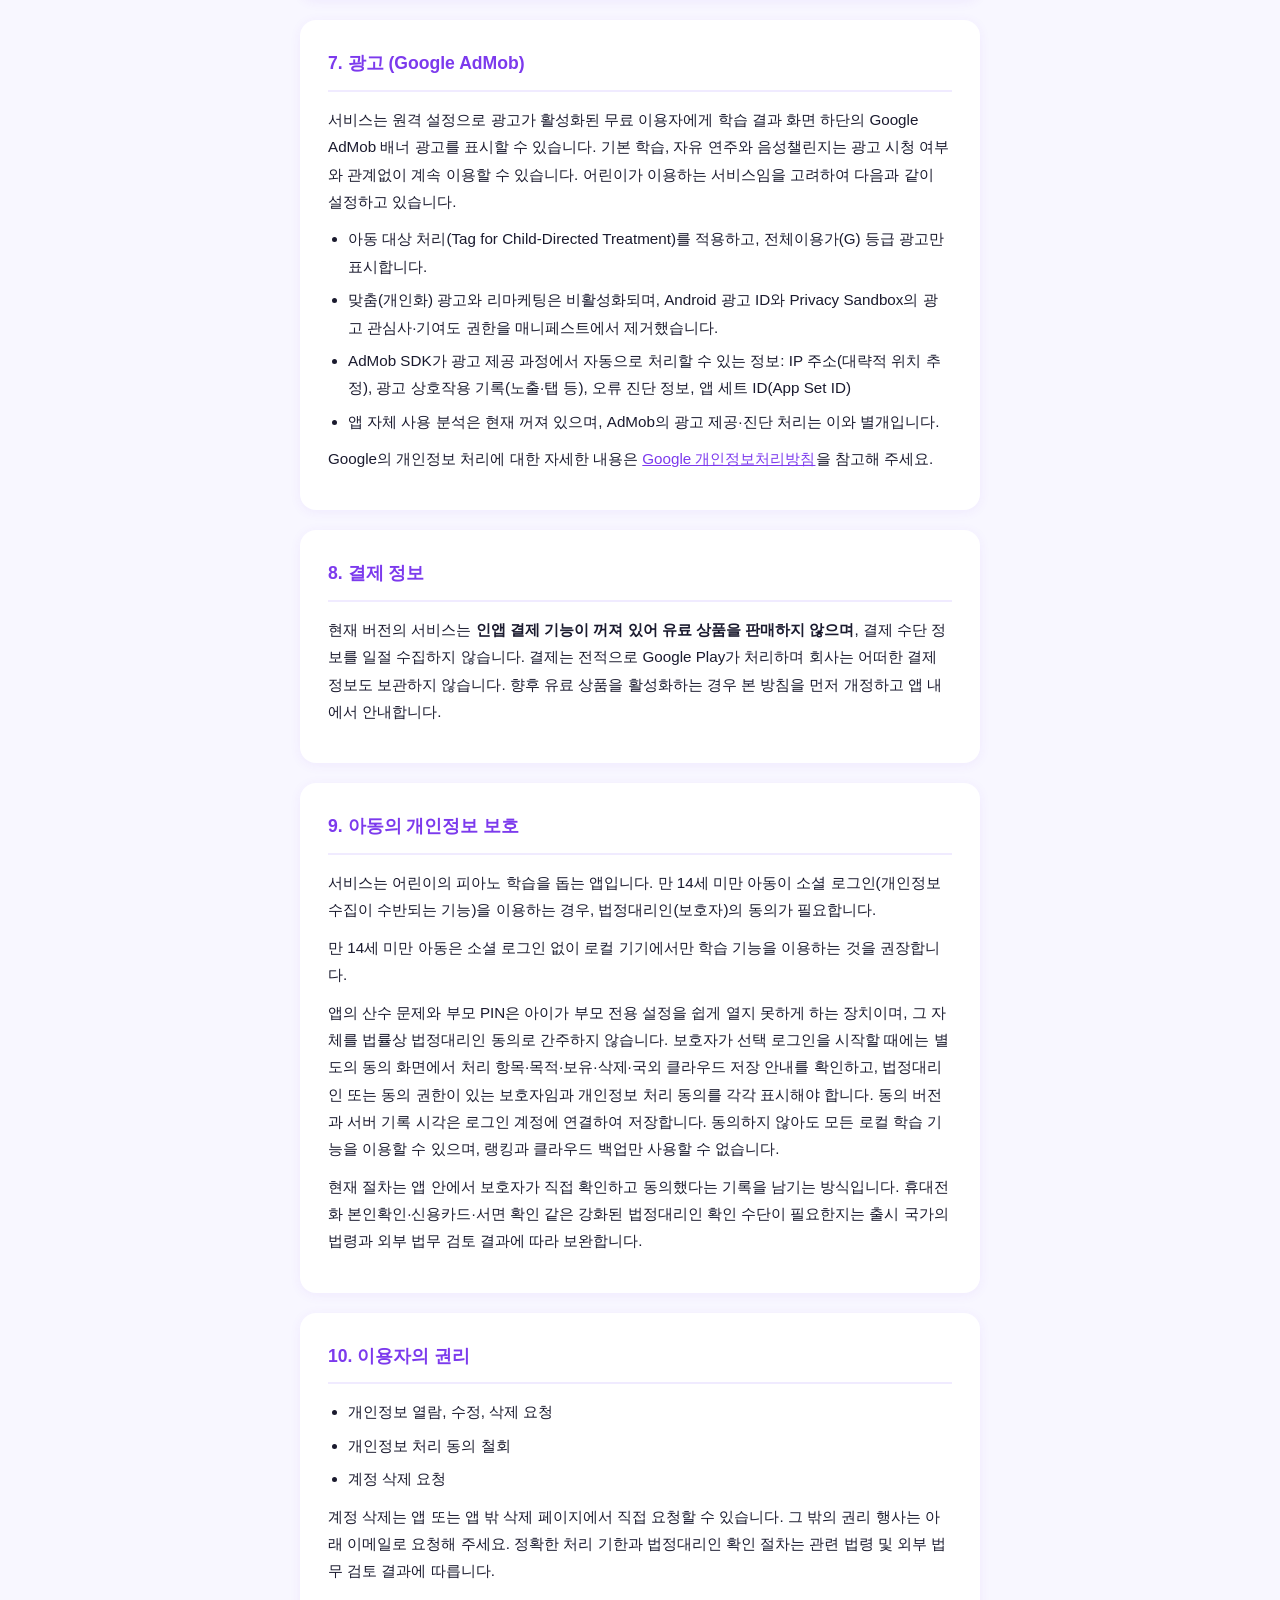
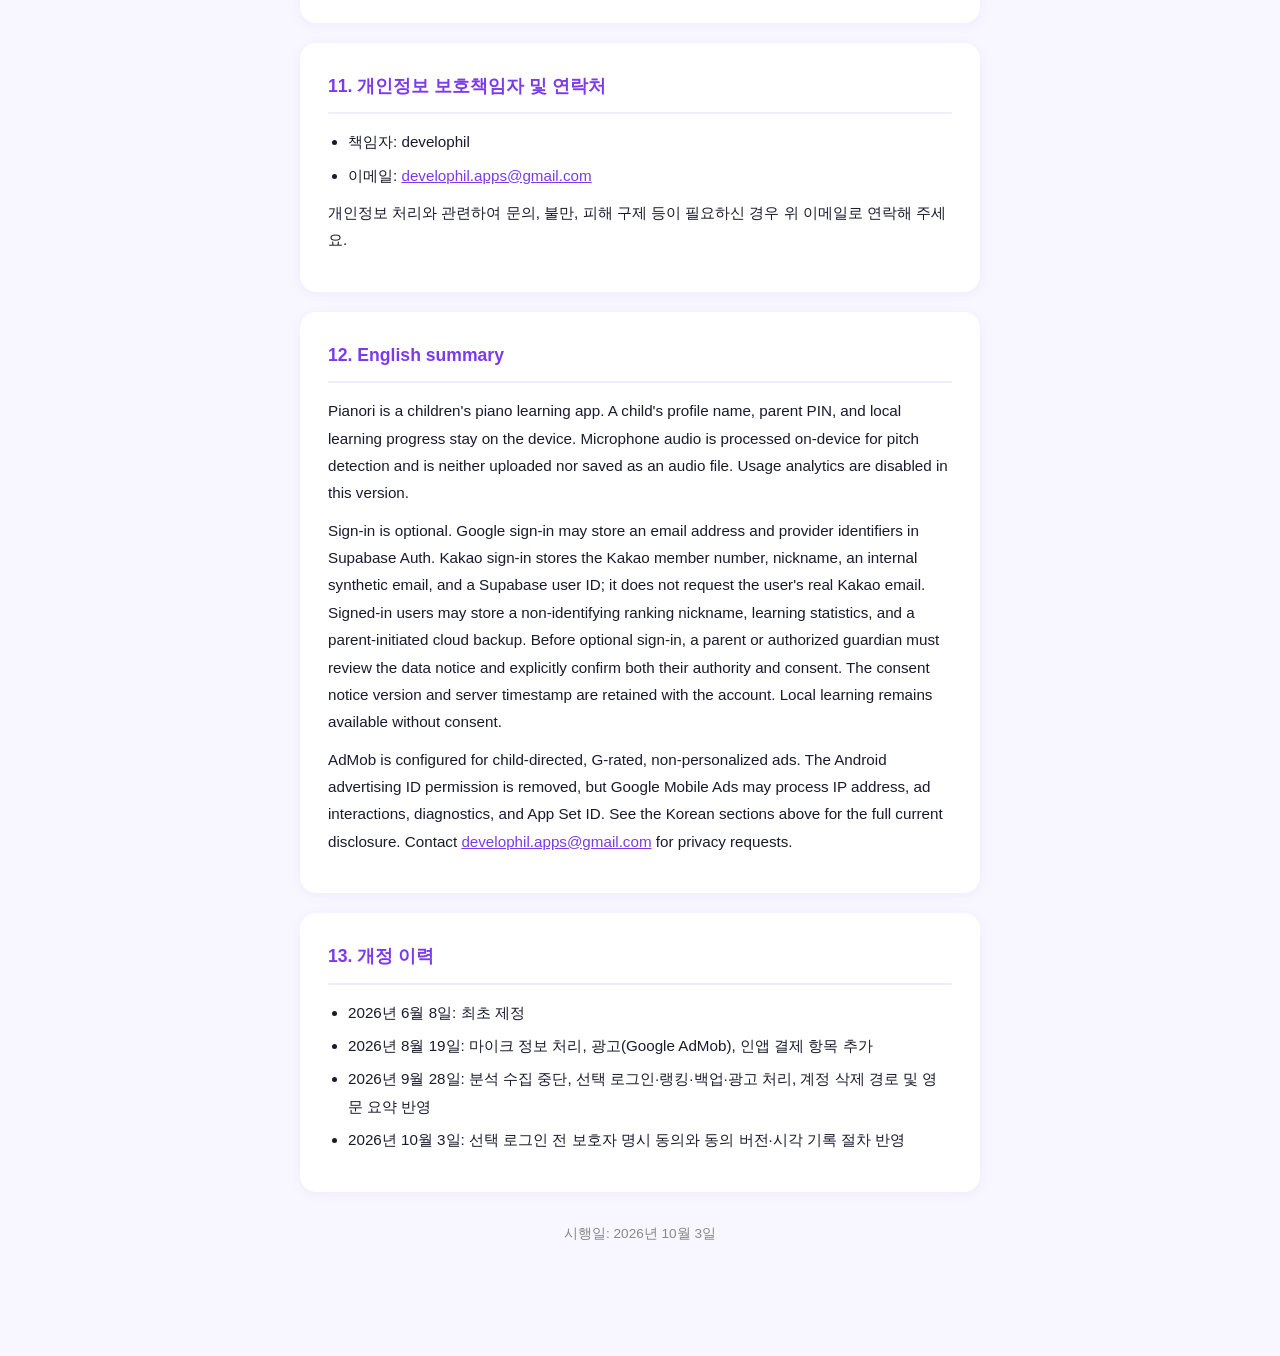
<file: privacy/pianori/index.html>
<!DOCTYPE html>
<html lang="ko">
<head>
  <meta charset="UTF-8" />
  <meta name="viewport" content="width=device-width, initial-scale=1.0" />
  <title>피아노리 개인정보처리방침</title>
  <style>
    * { box-sizing: border-box; margin: 0; padding: 0; }
    body {
      font-family: -apple-system, BlinkMacSystemFont, 'Apple SD Gothic Neo',
                   'Noto Sans KR', sans-serif;
      background: #f8f7ff;
      color: #1a1a2e;
      line-height: 1.8;
    }
    header {
      background: #7c3aed;
      color: white;
      padding: 40px 24px 32px;
      text-align: center;
    }
    header h1 { font-size: 1.8rem; margin-bottom: 6px; }
    header p { font-size: 0.95rem; opacity: 0.85; }
    main {
      max-width: 720px;
      margin: 40px auto;
      padding: 0 20px 60px;
    }
    section {
      background: white;
      border-radius: 16px;
      padding: 28px;
      margin-bottom: 20px;
      box-shadow: 0 2px 12px rgba(124,58,237,0.07);
    }
    h2 {
      font-size: 1.1rem;
      color: #7c3aed;
      margin-bottom: 14px;
      padding-bottom: 10px;
      border-bottom: 2px solid #f0ebff;
    }
    p { margin-bottom: 10px; font-size: 0.95rem; }
    ul { padding-left: 20px; margin-bottom: 10px; }
    li { margin-bottom: 6px; font-size: 0.95rem; }
    table {
      width: 100%;
      border-collapse: collapse;
      font-size: 0.9rem;
      margin-top: 8px;
    }
    th {
      background: #f5f0ff;
      color: #7c3aed;
      padding: 10px 12px;
      text-align: left;
      border: 1px solid #e5deff;
    }
    td {
      padding: 10px 12px;
      border: 1px solid #e5deff;
      vertical-align: top;
    }
    .updated {
      text-align: center;
      font-size: 0.85rem;
      color: #888;
      margin-top: 30px;
    }
    a { color: #7c3aed; }
  </style>
</head>
<body>

<header>
  <h1>🎹 피아노리</h1>
  <p>개인정보처리방침</p>
</header>

<main>

  <section>
    <h2>1. 개요</h2>
    <p>
      develophil(이하 "회사")은 피아노리 앱(이하 "서비스") 운영과 관련하여
      이용자의 개인정보를 중요시하며, 「개인정보 보호법」 및 관련 법령을 준수합니다.
      본 방침은 회사가 수집하는 개인정보의 항목, 수집 목적, 보관 기간 및 처리 방법을 안내합니다.
    </p>
  </section>

  <section>
    <h2>2. 수집하는 개인정보 항목 및 수집 방법</h2>
    <table>
      <tr>
        <th>구분</th>
        <th>수집 항목</th>
        <th>수집 방법</th>
      </tr>
      <tr>
        <td>기기 내 프로필<br>(필수 · 서버 전송 없음)</td>
        <td>아이가 입력한 이름, 학습 진행도, 보호자 PIN</td>
        <td>앱의 기기 저장소. 회사 서버로 전송하지 않음</td>
      </tr>
      <tr>
        <td>Google 로그인<br>(선택 · 랭킹 참여 시)</td>
        <td>이메일 주소, 인증 제공자 식별자, Supabase 사용자 ID</td>
        <td>Google OAuth 및 Supabase Auth</td>
      </tr>
      <tr>
        <td>카카오 로그인<br>(선택 · 랭킹 참여 시)</td>
        <td>카카오 회원번호, 카카오 닉네임, 내부 인증용 합성 이메일, Supabase 사용자 ID</td>
        <td>카카오 OAuth 및 Supabase Auth. 실제 카카오 이메일은 요청하지 않음</td>
      </tr>
      <tr>
        <td>로그인 세션<br>(선택 · 로그인 유지)</td>
        <td>접근 토큰, 갱신 토큰 등 인증 세션 정보</td>
        <td>앱 전용 기기 저장소. 로그아웃 또는 계정 삭제 시 제거</td>
      </tr>
      <tr>
        <td>보호자 동의 기록<br>(선택 로그인 시)</td>
        <td>로그인 계정 ID, 동의 문안 버전, 동의 시각, 언어, 동의 범위</td>
        <td>보호자가 별도 동의 화면의 두 항목을 직접 확인한 뒤 서버에서 기록</td>
      </tr>
      <tr>
        <td>랭킹·학습 통계<br>(선택 · 로그인 후)</td>
        <td>앱이 생성한 비식별 별명, XP, 레벨, 스트릭, 곡 ID, 정확도, 별점</td>
        <td>로그인 후 학습 활동에 따라 자동 동기화. 아이가 입력한 이름은 사용하지 않음</td>
      </tr>
      <tr>
        <td>클라우드 백업<br>(선택)</td>
        <td>XP, 스트릭, 곡 진행도·정확도, 배지, 연습일, 프로필 내부 ID</td>
        <td>부모 설정에서 보호자가 저장 버튼을 누를 때만 업로드. 아이 이름은 포함하지 않음</td>
      </tr>
      <tr>
        <td>광고 제공<br>(무료 이용 시)</td>
        <td>IP 주소, 광고·앱 상호작용, 진단 정보, 앱 세트 ID 등 광고 SDK 처리 정보</td>
        <td>Google Mobile Ads SDK. Android 광고 ID와 Privacy Sandbox 광고 권한은 제거됨</td>
      </tr>
    </table>
    <p style="margin-top:12px">
      로그인은 랭킹·클라우드 백업을 위한 선택 기능이며, 로그인하지 않아도 모든 학습 기능을 이용할 수 있습니다.
      현재 버전은 자체 사용 분석을 비활성화하여 분석용 설치 ID를 새로 만들거나 이용 이벤트를 회사 서버로 보내지 않습니다.
    </p>
  </section>

  <section>
    <h2>3. 개인정보 수집 및 이용 목적</h2>
    <ul>
      <li>서비스 제공: 기기 내 학습 진행 저장, 선택한 클라우드 백업 및 복원</li>
      <li>계정·랭킹: 선택 로그인, 주간 XP 랭킹, 로그인 후 학습 통계 동기화</li>
      <li>광고 제공: 무료 서비스 운영, 광고 성과·오류 진단 및 부정 이용 방지</li>
    </ul>
  </section>

  <section>
    <h2>4. 개인정보 보관 및 파기</h2>
    <ul>
      <li>기기 데이터: 앱 데이터 삭제 또는 앱 제거 시 삭제됩니다. Android 앱 자동 백업은 비활성화되어 있습니다.</li>
      <li>로그인 세션: 앱 전용 저장소에 보관하며 로그아웃 또는 계정 삭제 시 제거합니다. 현재 SDK 기본 저장소의 별도 암호화 여부는 외부 보안 검토 항목으로 관리합니다.</li>
      <li>계정·보호자 동의·랭킹·백업 데이터: 계정 삭제가 완료될 때까지 보관하고 삭제 요청 완료 시 연관 데이터를 삭제합니다.</li>
      <li>계정과 연결하지 않았던 과거 익명 분석 이벤트: 신규 수집을 중단했으며 서버 적용 시 기존 행도 삭제할 예정입니다.</li>
      <li>법령상 보관 의무나 공급자 백업·보안 로그의 별도 보유가 있는 경우 그 범위는 외부 법무 검토 후 확정합니다.</li>
    </ul>
    <p>
      계정 삭제는 앱의 부모 설정 또는
      <a href="https://thoblvgpiodvdyqfribv.supabase.co/functions/v1/account-deletion" target="_blank" rel="noopener">앱 밖 계정 삭제 페이지</a>에서 요청할 수 있습니다.
      클라우드 계정을 삭제해도 기기에만 있는 자녀 프로필과 학습 기록은 자동 삭제되지 않습니다.
    </p>
  </section>

  <section>
    <h2>5. 외부 서비스 및 처리 위탁</h2>
    <p>회사는 서비스 제공을 위해 아래 외부 서비스를 사용합니다. 법률상 위탁·제3자 제공·국외이전의 정확한 구분과 필수 고지 문안은 외부 법무 검토 후 확정합니다.</p>
    <table>
      <tr>
        <th>처리자</th>
        <th>목적</th>
        <th>처리 정보</th>
        <th>보관 기간</th>
      </tr>
      <tr>
        <td>Supabase, Inc.<br>(미국)</td>
        <td>서버 데이터 저장 및 인증</td>
        <td>선택 로그인 정보, 보호자 동의 기록, 비식별 랭킹 별명, 학습 통계, 수동 백업</td>
        <td>계정 삭제 시까지. 공급자 로그·백업의 별도 기간은 검토 중</td>
      </tr>
      <tr>
        <td>Google LLC<br>(AdMob)</td>
        <td>비개인화 광고 제공·측정·오류 진단·부정 이용 방지</td>
        <td>IP 주소, 광고·앱 상호작용, 진단 정보, 앱 세트 ID 등</td>
        <td>Google 정책에 따름</td>
      </tr>
    </table>
    <p style="margin-top:12px">
      Supabase 프로젝트의 데이터베이스 리전은 서울(ap-northeast-2)이지만,
      운영사와 지원 접근을 포함한 국외이전 여부는 리전만으로 단정하지 않습니다.
    </p>
  </section>

  <section>
    <h2>6. 마이크(오디오) 정보의 처리</h2>
    <p>
      서비스는 연주 음정을 인식하기 위해 기기의 마이크를 사용합니다.
      마이크로 입력된 오디오는 <strong>기기 안에서 실시간으로 처리</strong>되어 음 높이 판별에만 사용되며,
      회사 서버나 외부로 전송·저장되지 않습니다.
    </p>
    <p>
      자유 연주 화면의 &lsquo;녹음&rsquo;은 <strong>오디오를 저장하는 기능이 아닙니다.</strong>
      이용자가 누른 건반의 순서와 시각만 기기 메모리에 담았다가 다시 들려주는 것이며,
      오디오 파일은 만들어지지도 저장되지도 않습니다.
    </p>
  </section>

  <section>
    <h2>7. 광고 (Google AdMob)</h2>
    <p>
      서비스는 원격 설정으로 광고가 활성화된 무료 이용자에게 학습 결과 화면 하단의
      Google AdMob 배너 광고를 표시할 수 있습니다. 기본 학습, 자유 연주와 음성챌린지는
      광고 시청 여부와 관계없이 계속 이용할 수 있습니다. 어린이가 이용하는 서비스임을
      고려하여 다음과 같이 설정하고 있습니다.
    </p>
    <ul>
      <li>아동 대상 처리(Tag for Child-Directed Treatment)를 적용하고, 전체이용가(G) 등급 광고만 표시합니다.</li>
      <li>맞춤(개인화) 광고와 리마케팅은 비활성화되며, Android 광고 ID와 Privacy Sandbox의 광고 관심사·기여도 권한을 매니페스트에서 제거했습니다.</li>
      <li>AdMob SDK가 광고 제공 과정에서 자동으로 처리할 수 있는 정보: IP 주소(대략적 위치 추정),
          광고 상호작용 기록(노출·탭 등), 오류 진단 정보, 앱 세트 ID(App Set ID)</li>
      <li>앱 자체 사용 분석은 현재 꺼져 있으며, AdMob의 광고 제공·진단 처리는 이와 별개입니다.</li>
    </ul>
    <p>
      Google의 개인정보 처리에 대한 자세한 내용은
      <a href="https://policies.google.com/privacy" target="_blank" rel="noopener">Google 개인정보처리방침</a>을 참고해 주세요.
    </p>
  </section>

  <section>
    <h2>8. 결제 정보</h2>
    <p>
      현재 버전의 서비스는 <strong>인앱 결제 기능이 꺼져 있어 유료 상품을 판매하지 않으며</strong>,
      결제 수단 정보를 일절 수집하지 않습니다. 결제는 전적으로 Google Play가 처리하며
      회사는 어떠한 결제 정보도 보관하지 않습니다.
      향후 유료 상품을 활성화하는 경우 본 방침을 먼저 개정하고 앱 내에서 안내합니다.
    </p>
  </section>

  <section>
    <h2>9. 아동의 개인정보 보호</h2>
    <p>
      서비스는 어린이의 피아노 학습을 돕는 앱입니다.
      만 14세 미만 아동이 소셜 로그인(개인정보 수집이 수반되는 기능)을 이용하는 경우,
      법정대리인(보호자)의 동의가 필요합니다.
    </p>
    <p>
      만 14세 미만 아동은 소셜 로그인 없이 로컬 기기에서만 학습 기능을 이용하는 것을 권장합니다.
    </p>
    <p>
      앱의 산수 문제와 부모 PIN은 아이가 부모 전용 설정을 쉽게 열지 못하게 하는 장치이며,
      그 자체를 법률상 법정대리인 동의로 간주하지 않습니다. 보호자가 선택 로그인을 시작할 때에는
      별도의 동의 화면에서 처리 항목·목적·보유·삭제·국외 클라우드 저장 안내를 확인하고,
      법정대리인 또는 동의 권한이 있는 보호자임과 개인정보 처리 동의를 각각 표시해야 합니다.
      동의 버전과 서버 기록 시각은 로그인 계정에 연결하여 저장합니다. 동의하지 않아도 모든 로컬
      학습 기능을 이용할 수 있으며, 랭킹과 클라우드 백업만 사용할 수 없습니다.
    </p>
    <p>
      현재 절차는 앱 안에서 보호자가 직접 확인하고 동의했다는 기록을 남기는 방식입니다.
      휴대전화 본인확인·신용카드·서면 확인 같은 강화된 법정대리인 확인 수단이 필요한지는
      출시 국가의 법령과 외부 법무 검토 결과에 따라 보완합니다.
    </p>
  </section>

  <section>
    <h2>10. 이용자의 권리</h2>
    <ul>
      <li>개인정보 열람, 수정, 삭제 요청</li>
      <li>개인정보 처리 동의 철회</li>
      <li>계정 삭제 요청</li>
    </ul>
    <p>
      계정 삭제는 앱 또는 앱 밖 삭제 페이지에서 직접 요청할 수 있습니다.
      그 밖의 권리 행사는 아래 이메일로 요청해 주세요. 정확한 처리 기한과 법정대리인 확인 절차는
      관련 법령 및 외부 법무 검토 결과에 따릅니다.
    </p>
  </section>

  <section>
    <h2>11. 개인정보 보호책임자 및 연락처</h2>
    <ul>
      <li>책임자: develophil</li>
      <li>이메일: <a href="mailto:develophil.apps@gmail.com">develophil.apps@gmail.com</a></li>
    </ul>
    <p>개인정보 처리와 관련하여 문의, 불만, 피해 구제 등이 필요하신 경우 위 이메일로 연락해 주세요.</p>
  </section>

  <section>
    <h2>12. English summary</h2>
    <p lang="en">
      Pianori is a children's piano learning app. A child's profile name, parent PIN, and local learning progress
      stay on the device. Microphone audio is processed on-device for pitch detection and is neither uploaded nor
      saved as an audio file. Usage analytics are disabled in this version.
    </p>
    <p lang="en">
      Sign-in is optional. Google sign-in may store an email address and provider identifiers in Supabase Auth.
      Kakao sign-in stores the Kakao member number, nickname, an internal synthetic email, and a Supabase user ID;
      it does not request the user's real Kakao email. Signed-in users may store a non-identifying ranking nickname,
      learning statistics, and a parent-initiated cloud backup. Before optional sign-in, a parent or authorized
      guardian must review the data notice and explicitly confirm both their authority and consent. The consent
      notice version and server timestamp are retained with the account. Local learning remains available without consent.
    </p>
    <p lang="en">
      AdMob is configured for child-directed, G-rated, non-personalized ads. The Android advertising ID permission
      is removed, but Google Mobile Ads may process IP address, ad interactions, diagnostics, and App Set ID.
      See the Korean sections above for the full current disclosure. Contact
      <a href="mailto:develophil.apps@gmail.com">develophil.apps@gmail.com</a> for privacy requests.
    </p>
  </section>

  <section>
    <h2>13. 개정 이력</h2>
    <ul>
      <li>2026년 6월 8일: 최초 제정</li>
      <li>2026년 8월 19일: 마이크 정보 처리, 광고(Google AdMob), 인앱 결제 항목 추가</li>
      <li>2026년 9월 28일: 분석 수집 중단, 선택 로그인·랭킹·백업·광고 처리, 계정 삭제 경로 및 영문 요약 반영</li>
      <li>2026년 10월 3일: 선택 로그인 전 보호자 명시 동의와 동의 버전·시각 기록 절차 반영</li>
    </ul>
  </section>

  <p class="updated">시행일: 2026년 10월 3일</p>

</main>

</body>
</html>
</file>
<file: assets/style.css>
/* develophil — 프로덕트 스튜디오 랜딩. 빌드 없음, 순수 CSS. */
:root{
  --bg:#fafaf9;--bg-2:#ffffff;--fg:#18181b;--fg-2:#52525b;--fg-3:#8a8a93;
  --line:#e7e5e4;--accent:#3b5bdb;--accent-2:#eef2ff;
  --live:#15803d;--live-bg:#dcfce7;--soon:#b45309;--soon-bg:#fef3c7;
  --radius:14px;--max:1040px;
}
@media (prefers-color-scheme:dark){:root{
  --bg:#0f0f11;--bg-2:#17171a;--fg:#f4f4f5;--fg-2:#b4b4bb;--fg-3:#7c7c85;
  --line:#26262b;--accent:#7c93f0;--accent-2:#1b2140;
  --live:#4ade80;--live-bg:#0f2a1a;--soon:#fbbf24;--soon-bg:#2a2210;
}}
*{box-sizing:border-box}
html{scroll-behavior:smooth}
body{margin:0;background:var(--bg);color:var(--fg);
  font-family:-apple-system,BlinkMacSystemFont,"Segoe UI",Roboto,"Noto Sans KR","Apple SD Gothic Neo",sans-serif;
  font-size:16px;line-height:1.65;-webkit-font-smoothing:antialiased}
a{color:inherit;text-decoration:none}
a:focus-visible,button:focus-visible{outline:2px solid var(--accent);outline-offset:3px;border-radius:6px}
.wrap{max-width:var(--max);margin:0 auto;padding:0 20px}
.sr{position:absolute;width:1px;height:1px;overflow:hidden;clip:rect(0 0 0 0)}

/* header */
.top{position:sticky;top:0;z-index:10;background:color-mix(in srgb,var(--bg) 86%,transparent);
  backdrop-filter:saturate(1.4) blur(10px);border-bottom:1px solid var(--line)}
.top .wrap{display:flex;align-items:center;justify-content:space-between;height:60px}
.brand{display:flex;align-items:center;gap:10px;font-weight:700;letter-spacing:-.01em}
.brand svg{width:26px;height:26px}
.nav{display:flex;gap:6px;align-items:center;font-size:14px;color:var(--fg-2)}
.nav a{padding:6px 10px;border-radius:8px}
.nav a:hover{background:var(--accent-2);color:var(--fg)}
.nav .lang{margin-left:6px;border:1px solid var(--line);font-size:12px;padding:4px 9px}
@media (max-width:560px){.nav a:not(.lang):not(.mail){display:none}}

/* hero */
.hero{padding:72px 0 40px}
.hero h1{font-size:clamp(30px,5.2vw,50px);line-height:1.15;letter-spacing:-.02em;margin:0 0 16px;font-weight:800}
.hero p{font-size:18px;color:var(--fg-2);max-width:620px;margin:0 0 26px}
.cta{display:flex;gap:10px;flex-wrap:wrap}
.btn{display:inline-flex;align-items:center;gap:8px;padding:10px 16px;border-radius:10px;font-weight:600;font-size:15px;
  border:1px solid var(--line);background:var(--bg-2)}
.btn.primary{background:var(--accent);border-color:var(--accent);color:#fff}
.btn:hover{filter:brightness(1.05)}
.btn svg{width:18px;height:18px}

/* sections */
section{padding:44px 0}
.sec-head{display:flex;align-items:baseline;justify-content:space-between;gap:16px;margin-bottom:22px}
.sec-head h2{font-size:14px;letter-spacing:.14em;text-transform:uppercase;color:var(--fg-3);margin:0;font-weight:700}
.sec-head p{margin:0;color:var(--fg-3);font-size:14px}

/* products */
.grid{display:grid;gap:16px;grid-template-columns:1fr}
@media (min-width:640px){.grid{grid-template-columns:1fr 1fr}}
@media (min-width:900px){.grid.cols-3{grid-template-columns:repeat(3,1fr)}}
.card{display:flex;flex-direction:column;gap:14px;padding:22px;border:1px solid var(--line);border-radius:var(--radius);
  background:var(--bg-2);transition:transform .15s,border-color .15s}
a.card:hover{transform:translateY(-2px);border-color:var(--accent)}
.card-top{display:flex;align-items:center;justify-content:space-between;gap:10px}
.tile{width:44px;height:44px;border-radius:12px;display:grid;place-items:center;font-weight:800;font-size:20px;color:#fff;letter-spacing:-.02em}
.badge{font-size:11px;font-weight:700;letter-spacing:.06em;padding:4px 9px;border-radius:999px;text-transform:uppercase}
.badge.live{color:var(--live);background:var(--live-bg)}
.badge.soon{color:var(--soon);background:var(--soon-bg)}
.card h3{margin:0;font-size:19px;letter-spacing:-.01em}
.card p{margin:0;color:var(--fg-2);font-size:15px;flex:1}
.meta{display:flex;gap:8px;flex-wrap:wrap;font-size:12px;color:var(--fg-3)}
.meta span{border:1px solid var(--line);border-radius:6px;padding:2px 7px}
.card .go{font-size:14px;color:var(--accent);font-weight:600}

/* services */
.svc{display:grid;gap:14px}
@media (min-width:760px){.svc{grid-template-columns:repeat(3,1fr)}}
.svc div{padding:20px 22px;border-left:3px solid var(--accent);background:var(--bg-2);border-radius:0 var(--radius) var(--radius) 0}
.svc h3{margin:0 0 6px;font-size:16px}
.svc p{margin:0;color:var(--fg-2);font-size:14.5px}
.note{color:var(--fg-3);font-size:14px;margin:18px 0 0}

/* about */
.about{display:grid;gap:28px}
@media (min-width:760px){.about{grid-template-columns:1.4fr 1fr}}
.about p{margin:0 0 12px;color:var(--fg-2)}
.chips{display:flex;flex-wrap:wrap;gap:8px}
.chips span{font-size:13px;padding:5px 11px;border-radius:999px;background:var(--accent-2);color:var(--fg)}
.kv{display:grid;grid-template-columns:auto 1fr;gap:8px 16px;font-size:14.5px}
.kv dt{color:var(--fg-3)}.kv dd{margin:0}

/* contact */
.contact{padding:36px 28px;border-radius:var(--radius);background:var(--bg-2);border:1px solid var(--line);
  display:flex;flex-wrap:wrap;gap:20px;align-items:center;justify-content:space-between}
.contact h2{margin:0 0 6px;font-size:22px;letter-spacing:-.01em}
.contact p{margin:0;color:var(--fg-2)}
.links{display:flex;gap:10px;flex-wrap:wrap}

footer{border-top:1px solid var(--line);padding:26px 0 40px;color:var(--fg-3);font-size:13.5px}
footer .wrap{display:flex;flex-wrap:wrap;gap:12px 22px;justify-content:space-between}
footer a:hover{color:var(--fg)}
</file>
<file: account-deletion/pianori/account-deletion.css>
:root{color-scheme:light;font-family:system-ui,-apple-system,sans-serif;background:#f7f5ff;color:#241c35}
    body{margin:0}.wrap{max-width:680px;margin:0 auto;padding:32px 20px 64px}.card{background:#fff;border-radius:20px;padding:24px;box-shadow:0 8px 28px #442a7514;margin:16px 0}
    h1{font-size:26px;margin:0 0 12px;color:#6d3fc0}h2{font-size:18px;margin-top:0}p,li{line-height:1.6}.en{color:#655d70;font-size:14px}
    button{width:100%;border:0;border-radius:12px;padding:14px 16px;margin:6px 0;font-size:16px;font-weight:700;cursor:pointer}.google{background:#fff;border:1px solid #d7d2df}.kakao{background:#fee500;color:#191919}.danger{background:#b42318;color:#fff}.muted{background:#ece8f4;color:#463c54}.danger:disabled{opacity:.42;cursor:not-allowed}
    .check{display:flex;gap:10px;align-items:flex-start;margin:18px 0}.check input{margin-top:5px}.status{white-space:pre-wrap;border-radius:12px;padding:14px;background:#f0ecf8;min-height:24px}.ok{background:#e8f7ee;color:#176b3a}.error{background:#fdecec;color:#9d241b}.hidden{display:none}.receipt{word-break:break-all;font-family:ui-monospace,monospace}
</file>
